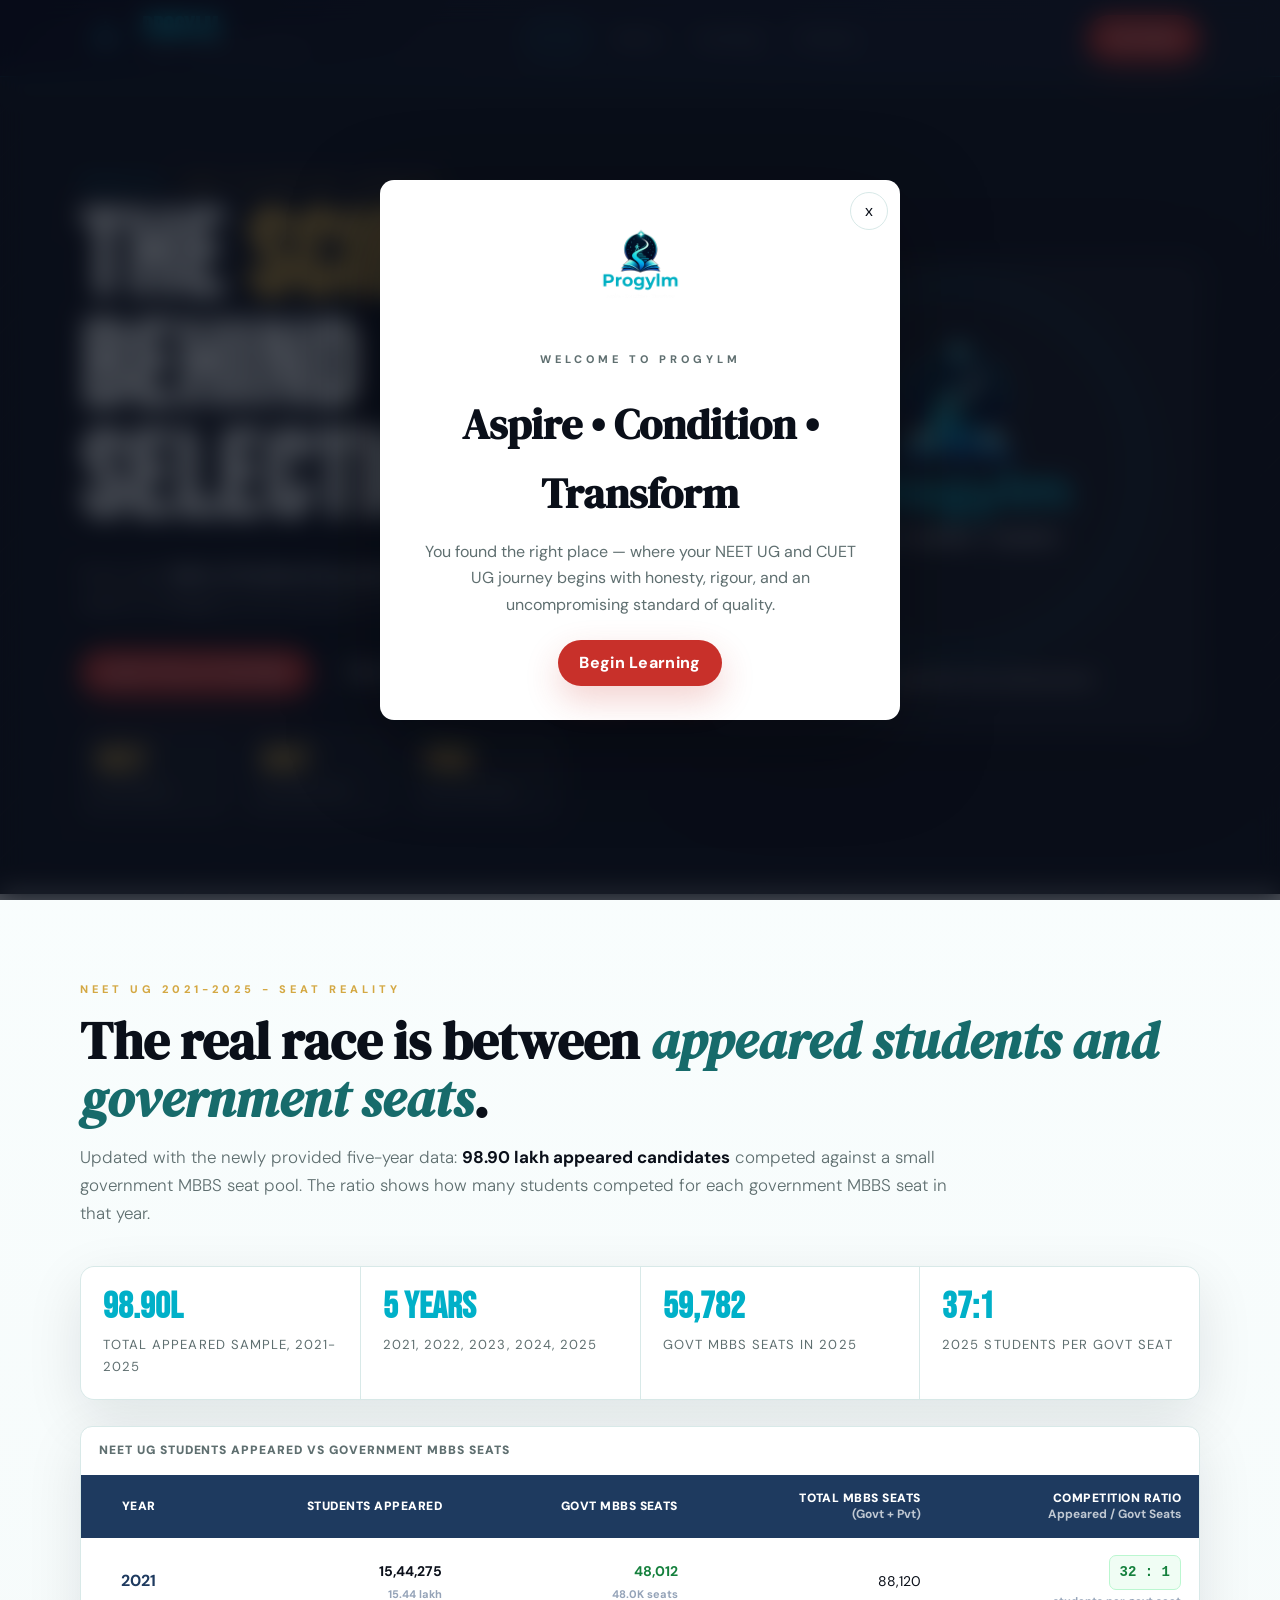
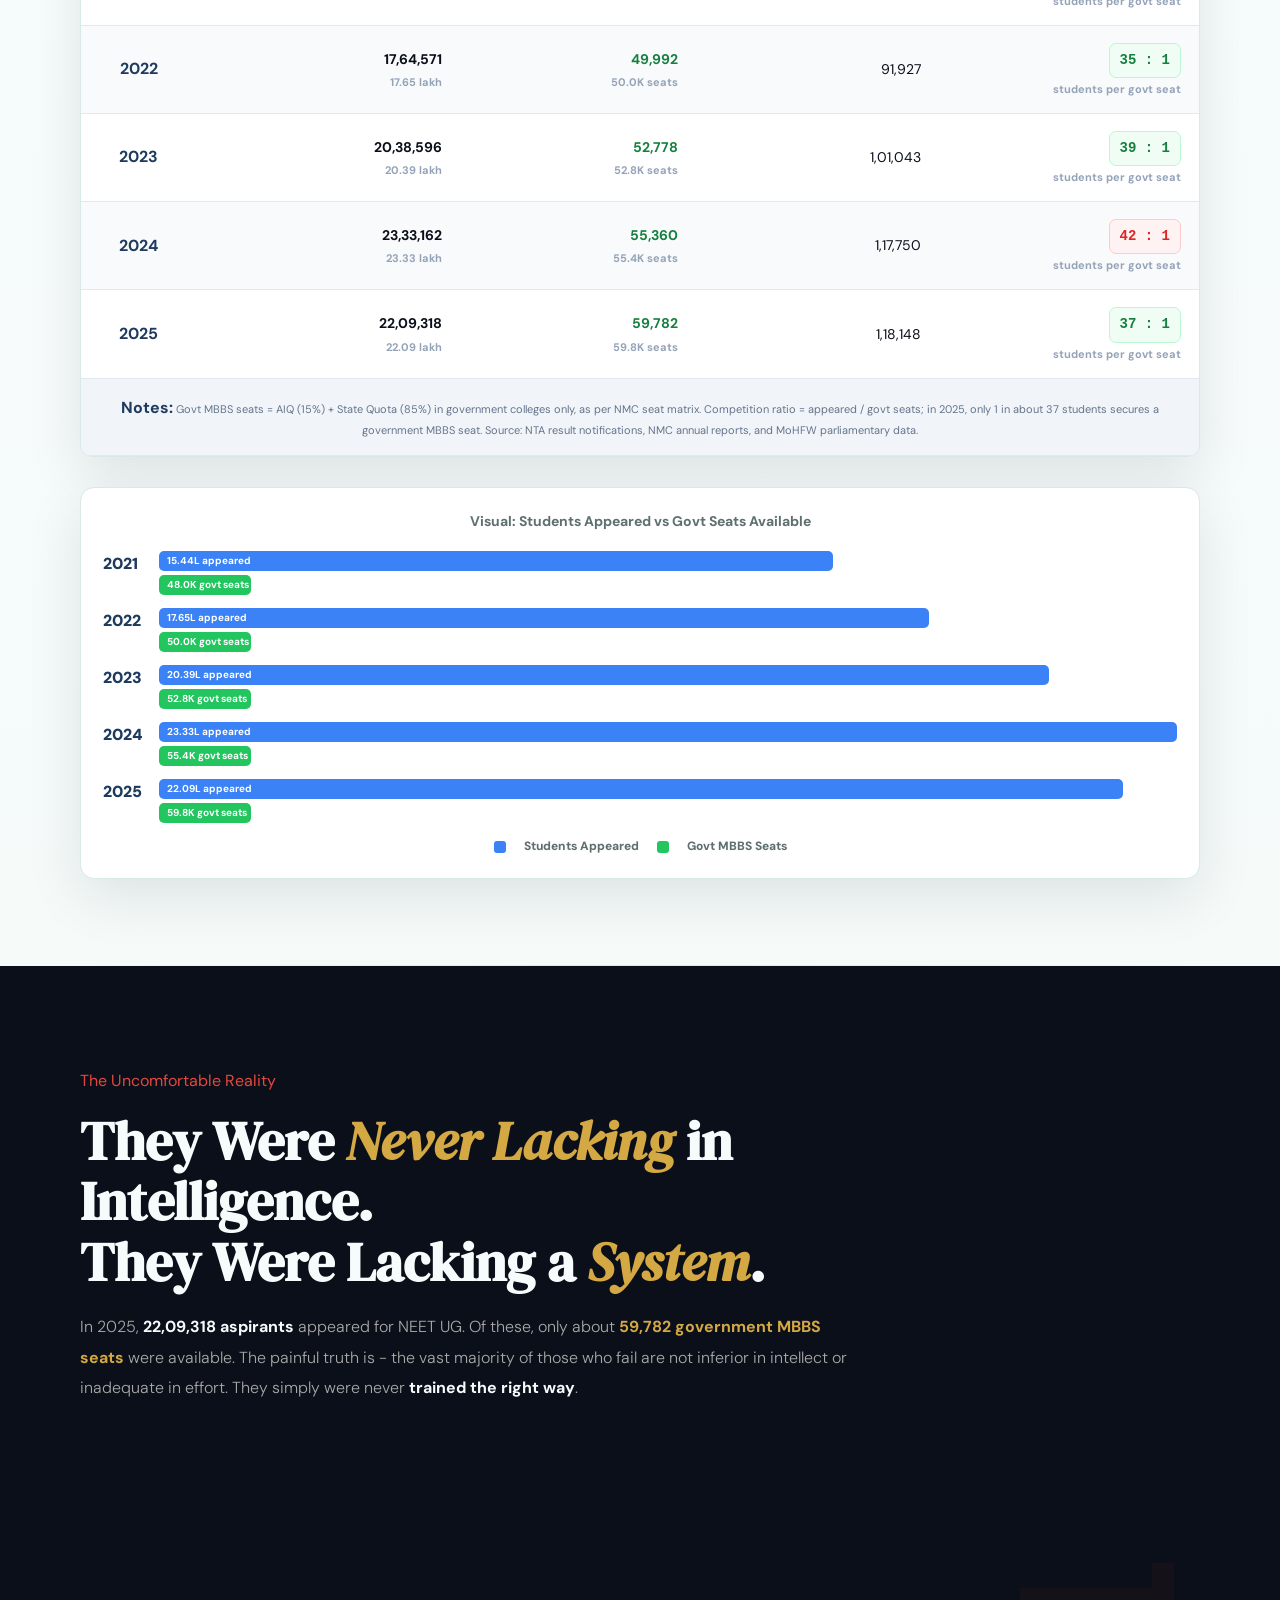
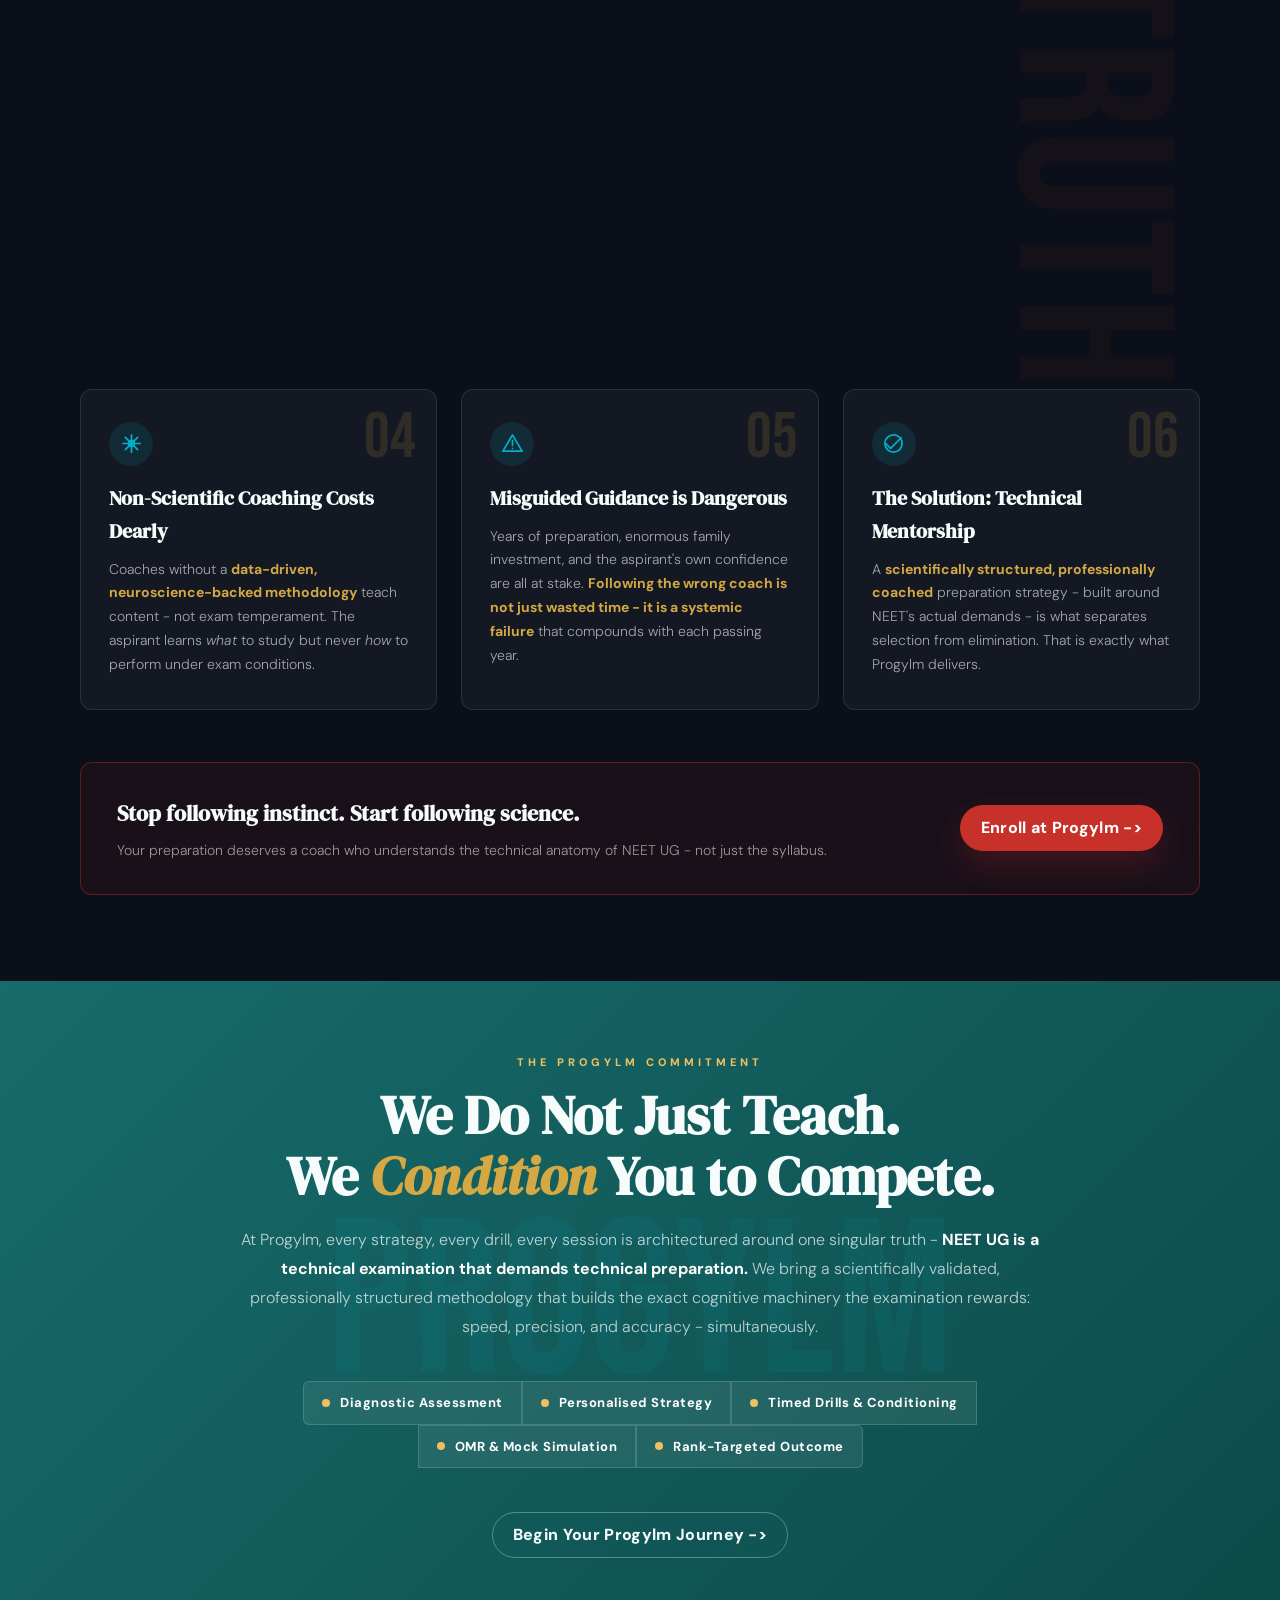
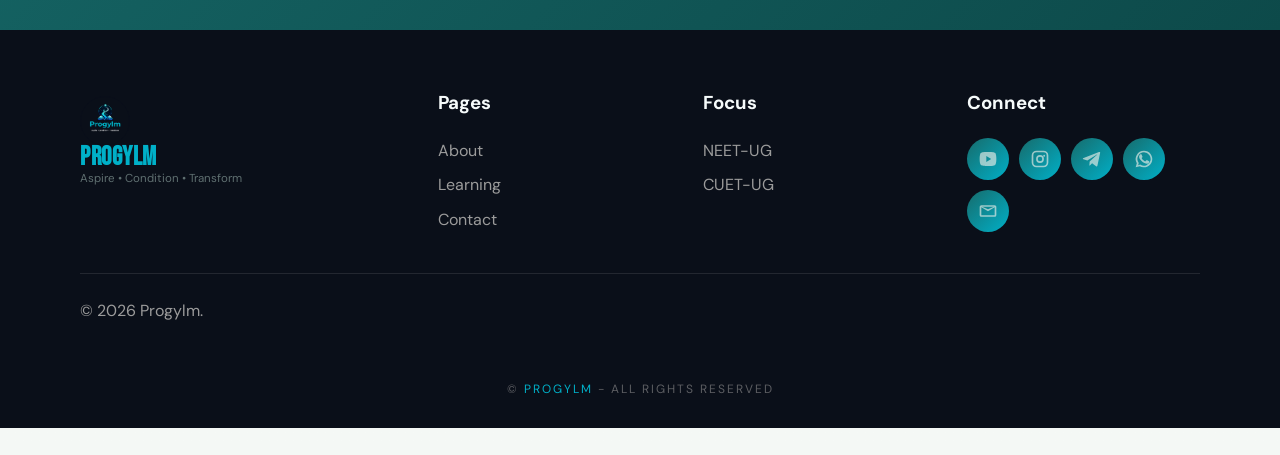
<file: index.html>
﻿<!DOCTYPE html>
<html lang="en">
<head>
  <meta charset="UTF-8">
  <meta name="viewport" content="width=device-width, initial-scale=1.0">
  <meta name="description" content="Progylm is a NEET-UG and CUET-UG oriented Biology and Physics learning brand built on technical preparation, trust, and student-first mentorship.">
  <meta name="keywords" content="Progylm, NEET-UG, CUET-UG, Biology, Physics, technical mentorship, YouTube learning">
  <meta name="author" content="Progylm">
  <meta property="og:title" content="Progylm - The Science Behind Selection">
  <meta property="og:description" content="Aspire • Condition • Transform.">
  <meta property="og:image" content="assets/images/PROGYLM.PNG">
  <meta property="og:type" content="website">
  <meta name="theme-color" content="#0a0f19">
  <title>Progylm | The Science Behind Selection</title>
  <link rel="icon" type="image/png" href="assets/icons/favicon.PNG">
  <link rel="preconnect" href="https://fonts.googleapis.com">
  <link rel="preconnect" href="https://fonts.gstatic.com" crossorigin>
  <link href="https://fonts.googleapis.com/css2?family=Bebas+Neue&family=DM+Sans:ital,opsz,wght@0,9..40,300;0,9..40,400;0,9..40,600;0,9..40,700;1,9..40,300&family=DM+Serif+Display:ital@0;1&display=swap" rel="stylesheet">
  <link rel="stylesheet" href="style.css">
</head>
<body>
  <div class="loader" aria-label="Loading Progylm"><img src="assets/images/PROGYLM.PNG" alt="Progylm logo"></div>

  <div class="welcome" data-welcome aria-hidden="true">
    <div class="welcome-card">
      <button class="welcome-close" type="button" aria-label="Close welcome message" data-welcome-close>x</button>
      <img src="assets/images/PROGYLM.PNG" alt="Progylm logo">
      <p class="eyebrow">Welcome to Progylm</p>
      <h2>Aspire • Condition • Transform</h2>
      <p>You found the right place — where your NEET UG and CUET UG journey begins with honesty, rigour, and an uncompromising standard of quality. </p>
      <button class="btn-primary" type="button" data-welcome-start>Begin Learning</button>
    </div>
  </div>

  <header class="site-header">
    <nav class="navbar container" aria-label="Primary navigation">
      <a class="brand protected-brand" href="index.html" aria-label="Progylm home">
        <img class="brand-logo" src="assets/images/PROGYLM.PNG" alt="Progylm logo" draggable="false">
        <span><strong>Progylm</strong><small>Aspire • Condition • Transform</small></span>
      </a>
      <button class="nav-toggle" type="button" aria-label="Open navigation" aria-expanded="false" data-nav-toggle><span></span><span></span><span></span></button>
      <div class="nav-menu" data-nav-menu>
        <a class="nav-link active" href="index.html">Home</a>
        <a class="nav-link" href="about.html">About</a>
        <a class="nav-link" href="notes.html">Learning</a>
        <a class="nav-link" href="contact.html">Contact</a>
      </div>
      <div class="nav-actions"><a class="btn-primary" href="https://www.youtube.com/@ProgylmNEET" target="_blank" rel="noopener">YouTube</a></div>
    </nav>
  </header>

  <main>
    <section class="hero-strip">
      <div class="container hero-grid">
        <div class="reveal">
          <p class="hero-label"><span class="brand-word">Progylm</span> - NEET UG Mastery Program</p>
          <h1 class="hero-title">The <span>Science</span><br>Behind<br>Selection</h1>
          <p class="hero-sub">Every year, <strong>lakhs of hardworking aspirants</strong> fall short - not because of a lack of intelligence, but because of a lack of <strong>the right system</strong>.</p>
          <div class="hero-actions">
            <a class="btn-primary" href="https://www.youtube.com/@ProgylmNEET" target="_blank" rel="noopener">Learn Free on YouTube</a>
            <a class="btn-outline" href="notes.html">View Learning Method</a>
          </div>
          <div class="hero-proof">
            <div class="proof-item"><strong>NEET</strong><span>UG focus</span></div>
            <div class="proof-item"><strong>CUET</strong><span>UG support</span></div>
            <div class="proof-item"><strong>Free</strong><span>On YouTube</span></div>
          </div>
        </div>
        <div class="hero-logo-card reveal">
          <img src="assets/images/PROGYLM.PNG" alt="Progylm brand logo" draggable="false">
          <p class="logo-caption">We shape aspiration into achievement.</p>
        </div>
      </div>
    </section>

    <section class="section marks-section neet-seats-section">
      <div class="container">
        <div class="section-head reveal">
          <p class="section-eyebrow">NEET UG 2021-2025 - Seat Reality</p>
          <h2 class="section-title">The real race is between <em>appeared students and government seats</em>.</h2>
          <p class="section-lead">Updated with the newly provided five-year data: <strong>98.90 lakh appeared candidates</strong> competed against a small government MBBS seat pool. The ratio shows how many students competed for each government MBBS seat in that year.</p>
        </div>

        <div class="neet-sample-grid reveal" aria-label="NEET UG sample size summary">
          <div><strong>98.90L</strong><span>Total appeared sample, 2021-2025</span></div>
          <div><strong>5 Years</strong><span>2021, 2022, 2023, 2024, 2025</span></div>
          <div><strong>59,782</strong><span>Govt MBBS seats in 2025</span></div>
          <div><strong>37:1</strong><span>2025 students per govt seat</span></div>
        </div>

        <div class="slab-wrapper neet-table-wrap reveal">
          <table class="neet-seats-table">
            <caption>NEET UG students appeared vs government MBBS seats</caption>
            <thead>
              <tr>
                <th scope="col">Year</th>
                <th scope="col">Students Appeared</th>
                <th scope="col">Govt MBBS Seats</th>
                <th scope="col">Total MBBS Seats<br><span>(Govt + Pvt)</span></th>
                <th scope="col">Competition Ratio<br><span>Appeared / Govt Seats</span></th>
              </tr>
            </thead>
            <tbody>
              <tr>
                <td><strong>2021</strong></td>
                <td><strong>15,44,275</strong><span>15.44 lakh</span></td>
                <td><strong class="seat-count">48,012</strong><span>48.0K seats</span></td>
                <td>88,120</td>
                <td><span class="ratio-badge">32 : 1</span><small>students per govt seat</small></td>
              </tr>
              <tr>
                <td><strong>2022</strong></td>
                <td><strong>17,64,571</strong><span>17.65 lakh</span></td>
                <td><strong class="seat-count">49,992</strong><span>50.0K seats</span></td>
                <td>91,927</td>
                <td><span class="ratio-badge">35 : 1</span><small>students per govt seat</small></td>
              </tr>
              <tr>
                <td><strong>2023</strong></td>
                <td><strong>20,38,596</strong><span>20.39 lakh</span></td>
                <td><strong class="seat-count">52,778</strong><span>52.8K seats</span></td>
                <td>1,01,043</td>
                <td><span class="ratio-badge">39 : 1</span><small>students per govt seat</small></td>
              </tr>
              <tr>
                <td><strong>2024</strong></td>
                <td><strong>23,33,162</strong><span>23.33 lakh</span></td>
                <td><strong class="seat-count">55,360</strong><span>55.4K seats</span></td>
                <td>1,17,750</td>
                <td><span class="ratio-badge is-high">42 : 1</span><small>students per govt seat</small></td>
              </tr>
              <tr>
                <td><strong>2025</strong></td>
                <td><strong>22,09,318</strong><span>22.09 lakh</span></td>
                <td><strong class="seat-count">59,782</strong><span>59.8K seats</span></td>
                <td>1,18,148</td>
                <td><span class="ratio-badge">37 : 1</span><small>students per govt seat</small></td>
              </tr>
            </tbody>
            <tfoot>
              <tr>
                <td colspan="5"><strong>Notes:</strong> Govt MBBS seats = AIQ (15%) + State Quota (85%) in government colleges only, as per NMC seat matrix. Competition ratio = appeared / govt seats; in 2025, only 1 in about 37 students secures a government MBBS seat. Source: NTA result notifications, NMC annual reports, and MoHFW parliamentary data.</td>
              </tr>
            </tfoot>
          </table>
        </div>

        <div class="seat-bars reveal" aria-label="Students appeared vs government seats visual summary">
          <h3>Visual: Students Appeared vs Govt Seats Available</h3>
          <div class="seat-bar-row"><span>2021</span><div><b class="appeared-bar" style="--w:66.2%">15.44L appeared</b><b class="govt-bar" style="--w:2.1%">48.0K govt seats</b></div></div>
          <div class="seat-bar-row"><span>2022</span><div><b class="appeared-bar" style="--w:75.6%">17.65L appeared</b><b class="govt-bar" style="--w:2.1%">50.0K govt seats</b></div></div>
          <div class="seat-bar-row"><span>2023</span><div><b class="appeared-bar" style="--w:87.4%">20.39L appeared</b><b class="govt-bar" style="--w:2.3%">52.8K govt seats</b></div></div>
          <div class="seat-bar-row"><span>2024</span><div><b class="appeared-bar" style="--w:100%">23.33L appeared</b><b class="govt-bar" style="--w:2.4%">55.4K govt seats</b></div></div>
          <div class="seat-bar-row"><span>2025</span><div><b class="appeared-bar" style="--w:94.7%">22.09L appeared</b><b class="govt-bar" style="--w:2.6%">59.8K govt seats</b></div></div>
          <p><span class="legend-blue"></span>Students Appeared <span class="legend-green"></span>Govt MBBS Seats</p>
        </div>
      </div>
    </section>

    <div class="divider"></div>

    <section class="truth-band">
      <div class="container truth-inner">
        <p class="truth-eyebrow">The Uncomfortable Reality</p>
        <h2 class="truth-title">They Were <em>Never Lacking</em> in Intelligence.<br>They Were Lacking a <em>System</em>.</h2>
        <p class="truth-copy">In 2025, <strong>22,09,318 aspirants</strong> appeared for NEET UG. Of these, only about <strong>59,782 government MBBS seats</strong> were available. The painful truth is - the vast majority of those who fail are not inferior in intellect or inadequate in effort. They simply were never <strong>trained the right way</strong>.</p>

        <div class="stat-highlight reveal">
          <div class="stat-cell"><div class="stat-num">22.09L</div><div class="stat-label">Appeared Candidates (2025)</div></div>
          <div class="stat-cell"><div class="stat-num">59.8K</div><div class="stat-label">Govt. MBBS Seats Available</div></div>
          <div class="stat-cell"><div class="stat-num">97%+</div><div class="stat-label">Do Not Get a Govt. MBBS Seat</div></div>
          <div class="stat-cell"><div class="stat-num">&lt;4%</div><div class="stat-label">Scientifically Prepared Aspirants</div></div>
        </div>

        <div class="truth-grid">
          <article class="truth-card reveal"><div class="truth-card-num">01</div><div class="truth-card-icon" aria-hidden="true"><svg class="mini-icon" viewBox="0 0 24 24"><path d="M9 18h6M10 22h4M8.2 14.8a6 6 0 1 1 7.6 0c-.8.6-1.3 1.5-1.5 2.2H9.7c-.2-.8-.7-1.6-1.5-2.2Z"></path></svg></div><h3>Not a Problem of Intelligence</h3><p>The student who fails at 480 marks and the one who scores 650 likely have <strong>comparable raw intelligence</strong>. The difference lies entirely in how they approached the exam - methodically or instinctively.</p></article>
          <article class="truth-card reveal"><div class="truth-card-num">02</div><div class="truth-card-icon" aria-hidden="true"><svg class="mini-icon" viewBox="0 0 24 24"><path d="M6 7v10M18 7v10M3 10v4M21 10v4M6 12h12"></path></svg></div><h3>Not a Problem of Hard Work</h3><p>Most NEET aspirants study <strong>10-14 hours a day</strong>. Effort is rarely the bottleneck. Working hard in the wrong direction only deepens exhaustion - not rank improvement.</p></article>
          <article class="truth-card reveal"><div class="truth-card-num">03</div><div class="truth-card-icon" aria-hidden="true"><svg class="mini-icon" viewBox="0 0 24 24"><path d="M12 7v5l3 2M9 2h6M12 22a8 8 0 1 0 0-16 8 8 0 0 0 0 16Z"></path></svg></div><h3>A Problem of Conditioning</h3><p>NEET UG is a <strong>technical, time-bound examination</strong>. It demands conditioning of the mind to perform under pressure, at speed, with precision - skills no rote-learning coach can build.</p></article>
          <article class="truth-card reveal"><div class="truth-card-num">04</div><div class="truth-card-icon" aria-hidden="true"><svg class="mini-icon" viewBox="0 0 24 24"><path d="M12 3v18M3 12h18M5.6 5.6l12.8 12.8M18.4 5.6 5.6 18.4"></path><circle cx="12" cy="12" r="3"></circle></svg></div><h3>Non-Scientific Coaching Costs Dearly</h3><p>Coaches without a <strong>data-driven, neuroscience-backed methodology</strong> teach content - not exam temperament. The aspirant learns <em>what</em> to study but never <em>how</em> to perform under exam conditions.</p></article>
          <article class="truth-card reveal"><div class="truth-card-num">05</div><div class="truth-card-icon" aria-hidden="true"><svg class="mini-icon" viewBox="0 0 24 24"><path d="M12 3 22 20H2L12 3Z"></path><path d="M12 9v5M12 17h.01"></path></svg></div><h3>Misguided Guidance is Dangerous</h3><p>Years of preparation, enormous family investment, and the aspirant's own confidence are all at stake. <strong>Following the wrong coach is not just wasted time - it is a systemic failure</strong> that compounds with each passing year.</p></article>
          <article class="truth-card reveal"><div class="truth-card-num">06</div><div class="truth-card-icon" aria-hidden="true"><svg class="mini-icon" viewBox="0 0 24 24"><path d="M20 6 9 17l-5-5"></path><circle cx="12" cy="12" r="9"></circle></svg></div><h3>The Solution: Technical Mentorship</h3><p>A <strong>scientifically structured, professionally coached</strong> preparation strategy - built around NEET's actual demands - is what separates selection from elimination. That is exactly what Progylm delivers.</p></article>
        </div>

        <div class="cta-strip reveal">
          <div class="cta-strip-text">
            <h3>Stop following instinct. Start following science.</h3>
            <p>Your preparation deserves a coach who understands the technical anatomy of NEET UG - not just the syllabus.</p>
          </div>
          <a class="btn-primary" href="https://www.youtube.com/@ProgylmNEET" target="_blank" rel="noopener">Enroll at Progylm -></a>
        </div>
      </div>
    </section>

    <section class="promise-band">
      <div class="container promise-inner">
        <p class="section-eyebrow">The Progylm Commitment</p>
        <h2 class="promise-title">We Do Not Just Teach.<br>We <em>Condition</em> You to Compete.</h2>
        <p class="promise-body">At Progylm, every strategy, every drill, every session is architectured around one singular truth - <strong>NEET UG is a technical examination that demands technical preparation.</strong> We bring a scientifically validated, professionally structured methodology that builds the exact cognitive machinery the examination rewards: speed, precision, and accuracy - simultaneously.</p>
        <div class="promise-steps">
          <div class="p-step"><span class="p-step-dot"></span>Diagnostic Assessment</div>
          <div class="p-step"><span class="p-step-dot"></span>Personalised Strategy</div>
          <div class="p-step"><span class="p-step-dot"></span>Timed Drills & Conditioning</div>
          <div class="p-step"><span class="p-step-dot"></span>OMR & Mock Simulation</div>
          <div class="p-step"><span class="p-step-dot"></span>Rank-Targeted Outcome</div>
        </div>
        <a class="btn-outline" href="https://www.youtube.com/@ProgylmNEET" target="_blank" rel="noopener">Begin Your Progylm Journey -></a>
      </div>
    </section>
  </main>

  <footer class="site-footer">
    <div class="container footer-grid">
      <div><a class="brand protected-brand" href="index.html"><img class="brand-logo" src="assets/images/PROGYLM.PNG" alt="Progylm logo" draggable="false"><span><strong>Progylm</strong><small>Aspire • Condition • Transform</small></span></a></div>
      <div><h3>Pages</h3><a href="about.html">About</a><a href="notes.html">Learning</a><a href="contact.html">Contact</a></div>
      <div><h3>Focus</h3><a href="notes.html">NEET-UG</a><a href="notes.html">CUET-UG</a></div>
      <div><h3>Connect</h3><div class="social-links"><a href="https://www.youtube.com/@ProgylmNEET" target="_blank" rel="noopener" aria-label="YouTube"><svg class="social-icon" viewBox="0 0 24 24" aria-hidden="true"><path d="M21.6 7.2s-.2-1.7-.9-2.4c-.9-.9-1.9-.9-2.4-1C15 3.5 12 3.5 12 3.5s-3 0-6.3.3c-.5.1-1.5.1-2.4 1-.7.7-.9 2.4-.9 2.4S2 9.1 2 11v1.8c0 1.9.4 3.8.4 3.8s.2 1.7.9 2.4c.9.9 2.1.9 2.6 1 1.9.2 6.1.3 6.1.3s3 0 6.3-.3c.5-.1 1.5-.1 2.4-1 .7-.7.9-2.4.9-2.4s.4-1.9.4-3.8V11c0-1.9-.4-3.8-.4-3.8ZM10 15.5v-7l5.8 3.5L10 15.5Z"></path></svg></a><a href="https://www.instagram.com/progylm/" target="_blank" rel="noopener" aria-label="Instagram"><svg class="social-icon" viewBox="0 0 24 24" aria-hidden="true"><path d="M7.8 2h8.4A5.8 5.8 0 0 1 22 7.8v8.4a5.8 5.8 0 0 1-5.8 5.8H7.8A5.8 5.8 0 0 1 2 16.2V7.8A5.8 5.8 0 0 1 7.8 2Zm0 2A3.8 3.8 0 0 0 4 7.8v8.4A3.8 3.8 0 0 0 7.8 20h8.4a3.8 3.8 0 0 0 3.8-3.8V7.8A3.8 3.8 0 0 0 16.2 4H7.8Zm4.2 3.3a4.7 4.7 0 1 1 0 9.4 4.7 4.7 0 0 1 0-9.4Zm0 2a2.7 2.7 0 1 0 0 5.4 2.7 2.7 0 0 0 0-5.4Zm5-2.3a1.1 1.1 0 1 1 0 2.2 1.1 1.1 0 0 1 0-2.2Z"></path></svg></a><a href="https://t.me/progylmNEET" target="_blank" rel="noopener" aria-label="Telegram"><svg class="social-icon" viewBox="0 0 24 24" aria-hidden="true"><path d="M21.8 4.4 18.5 20c-.2 1-.8 1.2-1.6.7l-4.8-3.5-2.3 2.2c-.3.3-.5.5-1 .5l.4-4.9 8.9-8c.4-.4-.1-.6-.6-.2L6.4 13.7 1.7 12.2c-1-.3-1-1 .2-1.5L20.4 3.6c.8-.3 1.6.2 1.4.8Z"></path></svg></a><a href="https://api.whatsapp.com/send?phone=917070131236&amp;text=Hello%20Progylm%20Team.%0A" target="_blank" rel="noopener" aria-label="WhatsApp"><svg class="social-icon" viewBox="0 0 24 24" aria-hidden="true"><path d="M17.5 14.4c-.3-.1-1.8-.9-2-.9-.3-.1-.5-.1-.7.1-.2.3-.8.9-.9 1.1-.2.2-.3.2-.6.1-.3-.1-1.2-.5-2.4-1.5-.9-.8-1.5-1.8-1.6-2.1-.2-.3 0-.5.1-.6.1-.1.3-.3.4-.5.1-.2.2-.3.3-.5.1-.2.1-.4 0-.5 0-.1-.7-1.6-.9-2.2-.2-.6-.5-.5-.7-.5h-.6c-.2 0-.5.1-.8.4-.3.3-1 1-1 2.5s1.1 2.9 1.2 3.1c.1.2 2.1 3.2 5.1 4.5.7.3 1.3.5 1.7.6.7.2 1.4.2 1.9.1.6-.1 1.8-.7 2-1.4.2-.7.2-1.3.2-1.4-.1-.1-.3-.2-.6-.4ZM12 2a10 10 0 0 0-8.6 15.1L2 22l5-1.3A10 10 0 1 0 12 2Zm0 2a8 8 0 1 1-4.1 14.9l-.3-.2-2.6.7.7-2.5-.2-.4A8 8 0 0 1 12 4Z"></path></svg></a><a href="mailto:progylmed@gmail.com" aria-label="Email"><svg class="social-icon" viewBox="0 0 24 24" aria-hidden="true"><path d="M4 5h16a2 2 0 0 1 2 2v10a2 2 0 0 1-2 2H4a2 2 0 0 1-2-2V7a2 2 0 0 1 2-2Zm8 7.2L4 7.6V17h16V7.6l-8 4.6Zm0-2.3L19.2 7H4.8L12 9.9Z"></path></svg></a></div></div>
    </div>
    <div class="container footer-bottom"><span>© 2026 Progylm.</span></div>
  </footer>
  <div class="footer-tag">© <span>Progylm</span> - All Rights Reserved</div>
  <script src="script.js"></script>̥
</body>
</html>
</file>
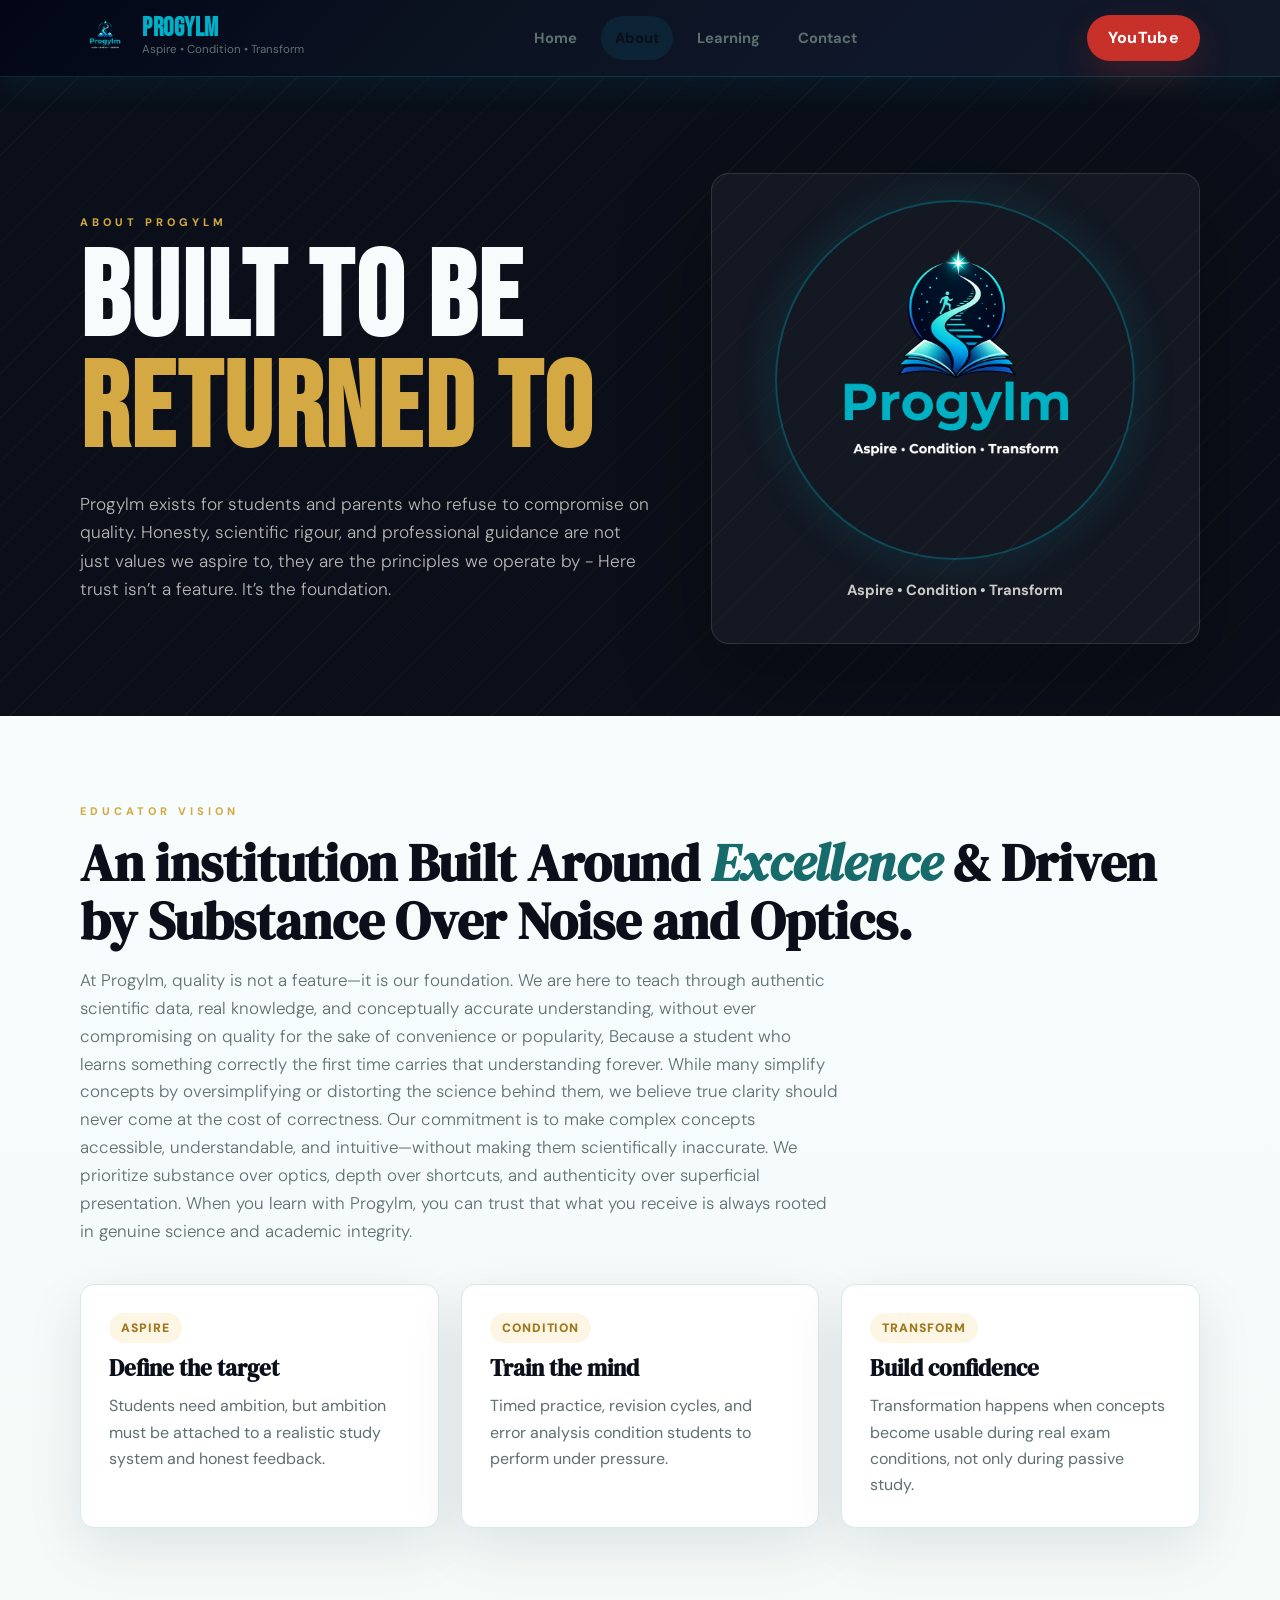
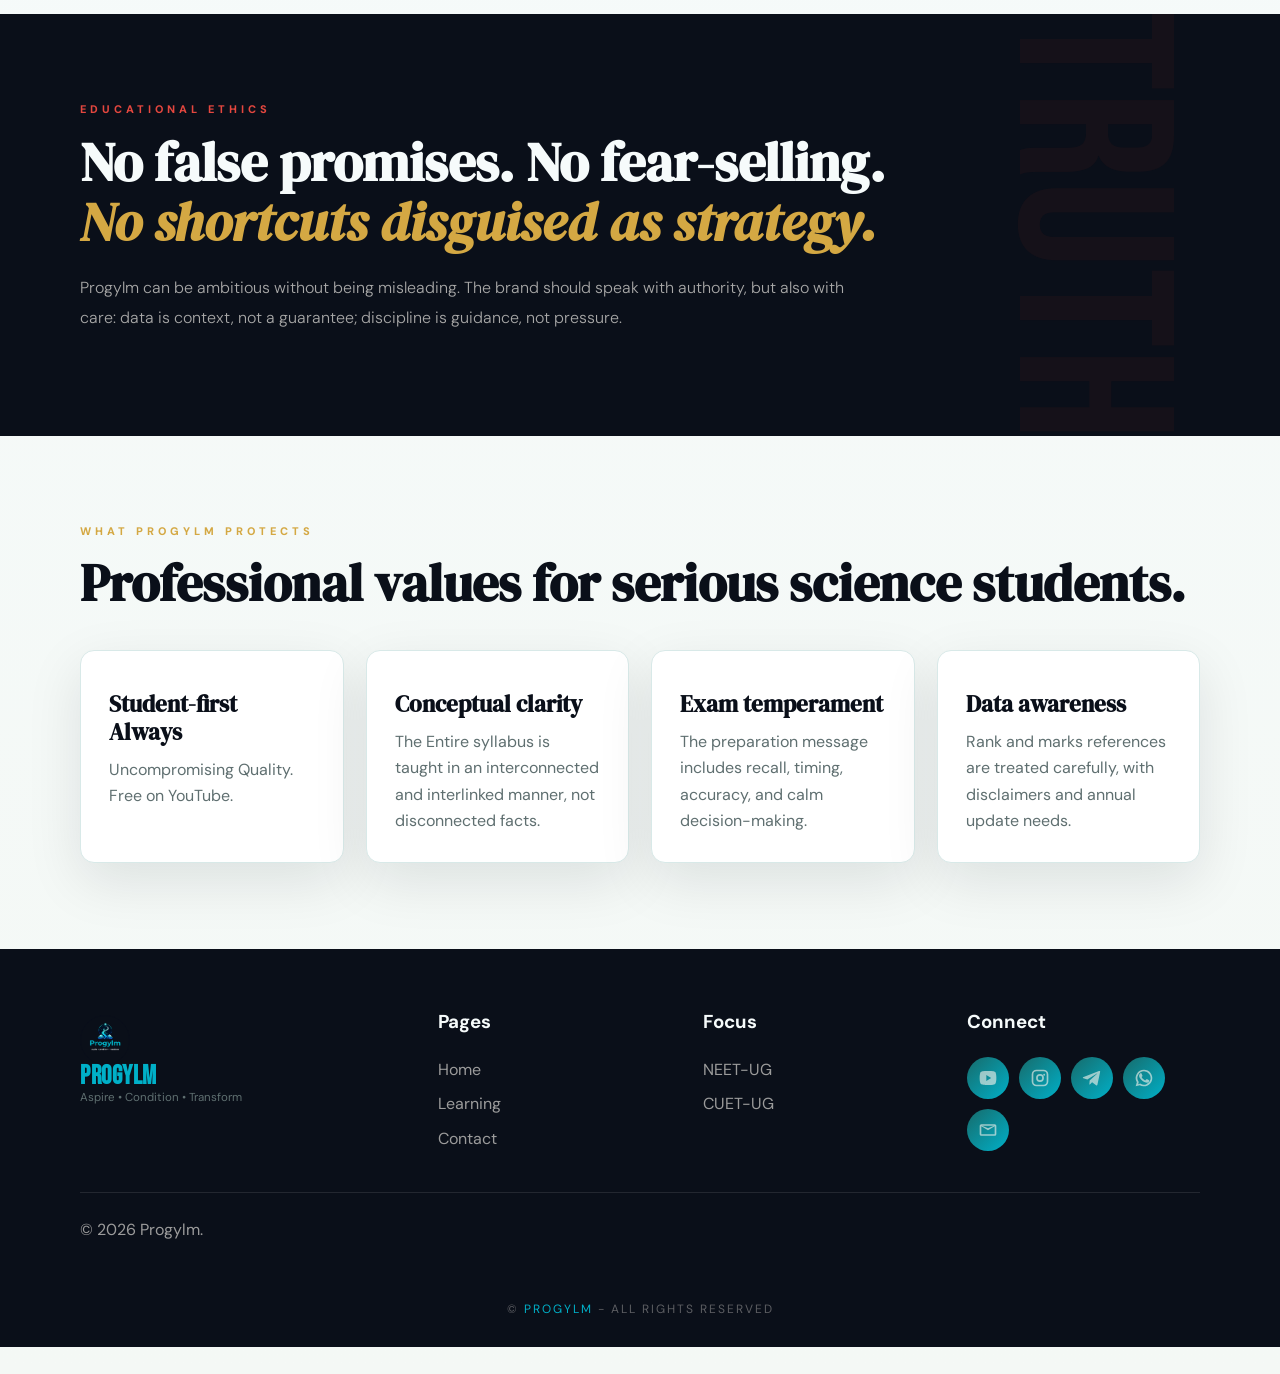
<file: about.html>
﻿<!DOCTYPE html>
<html lang="en">
<head>
  <meta charset="UTF-8">
  <meta name="viewport" content="width=device-width, initial-scale=1.0">
  <meta name="description" content="About Progylm: a trustworthy NEET-UG and CUET-UG Biology and Physics mentorship brand focused on technical preparation and student-first ethics.">
  <meta name="keywords" content="About Progylm, NEET-UG mentorship, CUET-UG science, Biology Physics educator">
  <meta name="author" content="Progylm">
  <meta name="theme-color" content="#0a0f19">
  <title>About Progylm | Technical Science Mentorship</title>
  <link rel="icon" type="image/png" href="assets/icons/favicon.PNG">
  <link rel="preconnect" href="https://fonts.googleapis.com">
  <link rel="preconnect" href="https://fonts.gstatic.com" crossorigin>
  <link href="https://fonts.googleapis.com/css2?family=Bebas+Neue&family=DM+Sans:ital,opsz,wght@0,9..40,300;0,9..40,400;0,9..40,600;0,9..40,700;1,9..40,300&family=DM+Serif+Display:ital@0;1&display=swap" rel="stylesheet">
  <link rel="stylesheet" href="style.css">
</head>
<body>
  <div class="loader" aria-label="Loading Progylm"><img src="assets/images/PROGYLM.PNG" alt="Progylm logo"></div>
  <header class="site-header"><nav class="navbar container" aria-label="Primary navigation"><a class="brand" href="index.html"><img class="brand-logo" src="assets/images/PROGYLM.PNG" alt="Progylm logo"><span><strong>Progylm</strong><small>Aspire • Condition • Transform</small></span></a><button class="nav-toggle" type="button" aria-label="Open navigation" aria-expanded="false" data-nav-toggle><span></span><span></span><span></span></button><div class="nav-menu" data-nav-menu><a class="nav-link" href="index.html">Home</a><a class="nav-link active" href="about.html">About</a><a class="nav-link" href="notes.html">Learning</a><a class="nav-link" href="contact.html">Contact</a></div><div class="nav-actions"><a class="btn-primary" href="https://www.youtube.com/@ProgylmNEET" target="_blank" rel="noopener">YouTube</a></div></nav></header>

  <main>
    <section class="hero-strip">
      <div class="container hero-grid">
        <div class="reveal">
          <p class="hero-label">About Progylm</p>
          <h1 class="hero-title">Built to be<br><span>Returned to</h1>
          <p class="hero-sub">Progylm exists for students and parents who refuse to compromise on quality. Honesty, scientific rigour, and professional guidance are not just values we aspire to, they are the principles we operate by - Here trust isn’t a feature. It’s the foundation.</p>
        </div>
        <div class="hero-logo-card reveal"><img src="assets/images/PROGYLM.PNG" alt="Progylm logo"><p class="logo-caption">Aspire • Condition • Transform</p></div>
      </div>
    </section>

    <section class="section">
      <div class="container">
        <div class="section-head reveal"><p class="section-eyebrow">Educator vision</p><h2 class="section-title">An institution Built Around <em>Excellence</em> & Driven by Substance Over Noise and Optics.</h2><p class="section-lead">At Progylm, quality is not a feature—it is our foundation. We are here to teach through authentic scientific data, real knowledge, and conceptually accurate understanding, without ever compromising on quality for the sake of convenience or popularity, Because a student who learns something correctly the first time carries that understanding forever. While many simplify concepts by oversimplifying or distorting the science behind them, we believe true clarity should never come at the cost of correctness. Our commitment is to make complex concepts accessible, understandable, and intuitive—without making them scientifically inaccurate. We prioritize substance over optics, depth over shortcuts, and authenticity over superficial presentation. When you learn with Progylm, you can trust that what you receive is always rooted in genuine science and academic integrity.</p></div>
        <div class="card-grid three">
          <article class="card reveal"><span class="card-label">Aspire</span><h3>Define the target</h3><p>Students need ambition, but ambition must be attached to a realistic study system and honest feedback.</p></article>
          <article class="card reveal"><span class="card-label">Condition</span><h3>Train the mind</h3><p>Timed practice, revision cycles, and error analysis condition students to perform under pressure.</p></article>
          <article class="card reveal"><span class="card-label">Transform</span><h3>Build confidence</h3><p>Transformation happens when concepts become usable during real exam conditions, not only during passive study.</p></article>
        </div>
      </div>
    </section>

    <section class="truth-band"><div class="container truth-inner"><p class="section-eyebrow truth-eyebrow">Educational ethics</p><h2 class="truth-title">No false promises. No fear-selling. <em>No shortcuts disguised as strategy.</em></h2><p class="truth-copy">Progylm can be ambitious without being misleading. The brand should speak with authority, but also with care: data is context, not a guarantee; discipline is guidance, not pressure.</p></div></section>

    <section class="section">
      <div class="container">
        <div class="section-head reveal"><p class="section-eyebrow">What Progylm protects</p><h2 class="section-title">Professional values for serious science students.</h2></div>
        <div class="card-grid four">
          <article class="method-card reveal"><h3>Student-first Always</h3><p>Uncompromising Quality. Free on YouTube.</p></article>
          <article class="method-card reveal"><h3>Conceptual clarity</h3><p>The Entire syllabus is taught in an interconnected and interlinked manner, not disconnected facts.</p></article>
          <article class="method-card reveal"><h3>Exam temperament</h3><p>The preparation message includes recall, timing, accuracy, and calm decision-making.</p></article>
          <article class="method-card reveal"><h3>Data awareness</h3><p>Rank and marks references are treated carefully, with disclaimers and annual update needs.</p></article>
        </div>
      </div>
    </section>
  </main>

  <footer class="site-footer">
    <div class="container footer-grid">
      <div><a class="brand protected-brand" href="index.html"><img class="brand-logo" src="assets/images/PROGYLM.PNG" alt="Progylm logo" draggable="false"><span><strong>Progylm</strong><small>Aspire • Condition • Transform</small></span></a></div>
      <div><h3>Pages</h3><a href="index.html">Home</a><a href="notes.html">Learning</a><a href="contact.html">Contact</a></div>
      <div><h3>Focus</h3><a href="notes.html">NEET-UG</a><a href="notes.html">CUET-UG</a></div>
      <div><h3>Connect</h3><div class="social-links"><a href="https://www.youtube.com/@ProgylmNEET" target="_blank" rel="noopener" aria-label="YouTube"><svg class="social-icon" viewBox="0 0 24 24" aria-hidden="true"><path d="M21.6 7.2s-.2-1.7-.9-2.4c-.9-.9-1.9-.9-2.4-1C15 3.5 12 3.5 12 3.5s-3 0-6.3.3c-.5.1-1.5.1-2.4 1-.7.7-.9 2.4-.9 2.4S2 9.1 2 11v1.8c0 1.9.4 3.8.4 3.8s.2 1.7.9 2.4c.9.9 2.1.9 2.6 1 1.9.2 6.1.3 6.1.3s3 0 6.3-.3c.5-.1 1.5-.1 2.4-1 .7-.7.9-2.4.9-2.4s.4-1.9.4-3.8V11c0-1.9-.4-3.8-.4-3.8ZM10 15.5v-7l5.8 3.5L10 15.5Z"></path></svg></a><a href="https://www.instagram.com/progylm/" target="_blank" rel="noopener" aria-label="Instagram"><svg class="social-icon" viewBox="0 0 24 24" aria-hidden="true"><path d="M7.8 2h8.4A5.8 5.8 0 0 1 22 7.8v8.4a5.8 5.8 0 0 1-5.8 5.8H7.8A5.8 5.8 0 0 1 2 16.2V7.8A5.8 5.8 0 0 1 7.8 2Zm0 2A3.8 3.8 0 0 0 4 7.8v8.4A3.8 3.8 0 0 0 7.8 20h8.4a3.8 3.8 0 0 0 3.8-3.8V7.8A3.8 3.8 0 0 0 16.2 4H7.8Zm4.2 3.3a4.7 4.7 0 1 1 0 9.4 4.7 4.7 0 0 1 0-9.4Zm0 2a2.7 2.7 0 1 0 0 5.4 2.7 2.7 0 0 0 0-5.4Zm5-2.3a1.1 1.1 0 1 1 0 2.2 1.1 1.1 0 0 1 0-2.2Z"></path></svg></a><a href="https://t.me/progylmNEET" target="_blank" rel="noopener" aria-label="Telegram"><svg class="social-icon" viewBox="0 0 24 24" aria-hidden="true"><path d="M21.8 4.4 18.5 20c-.2 1-.8 1.2-1.6.7l-4.8-3.5-2.3 2.2c-.3.3-.5.5-1 .5l.4-4.9 8.9-8c.4-.4-.1-.6-.6-.2L6.4 13.7 1.7 12.2c-1-.3-1-1 .2-1.5L20.4 3.6c.8-.3 1.6.2 1.4.8Z"></path></svg></a><a href="https://api.whatsapp.com/send?phone=917070131236&amp;text=Hello%20Progylm%20Team.%0A" target="_blank" rel="noopener" aria-label="WhatsApp"><svg class="social-icon" viewBox="0 0 24 24" aria-hidden="true"><path d="M17.5 14.4c-.3-.1-1.8-.9-2-.9-.3-.1-.5-.1-.7.1-.2.3-.8.9-.9 1.1-.2.2-.3.2-.6.1-.3-.1-1.2-.5-2.4-1.5-.9-.8-1.5-1.8-1.6-2.1-.2-.3 0-.5.1-.6.1-.1.3-.3.4-.5.1-.2.2-.3.3-.5.1-.2.1-.4 0-.5 0-.1-.7-1.6-.9-2.2-.2-.6-.5-.5-.7-.5h-.6c-.2 0-.5.1-.8.4-.3.3-1 1-1 2.5s1.1 2.9 1.2 3.1c.1.2 2.1 3.2 5.1 4.5.7.3 1.3.5 1.7.6.7.2 1.4.2 1.9.1.6-.1 1.8-.7 2-1.4.2-.7.2-1.3.2-1.4-.1-.1-.3-.2-.6-.4ZM12 2a10 10 0 0 0-8.6 15.1L2 22l5-1.3A10 10 0 1 0 12 2Zm0 2a8 8 0 1 1-4.1 14.9l-.3-.2-2.6.7.7-2.5-.2-.4A8 8 0 0 1 12 4Z"></path></svg></a><a href="mailto:progylmed@gmail.com" aria-label="Email"><svg class="social-icon" viewBox="0 0 24 24" aria-hidden="true"><path d="M4 5h16a2 2 0 0 1 2 2v10a2 2 0 0 1-2 2H4a2 2 0 0 1-2-2V7a2 2 0 0 1 2-2Zm8 7.2L4 7.6V17h16V7.6l-8 4.6Zm0-2.3L19.2 7H4.8L12 9.9Z"></path></svg></a></div></div>
    </div>
    <div class="container footer-bottom"><span>© 2026 Progylm.</span></div>
  </footer>
  <div class="footer-tag">© <span>Progylm</span> - All Rights Reserved</div>
  <script src="script.js"></script>̥
</body>
</html>
</file>
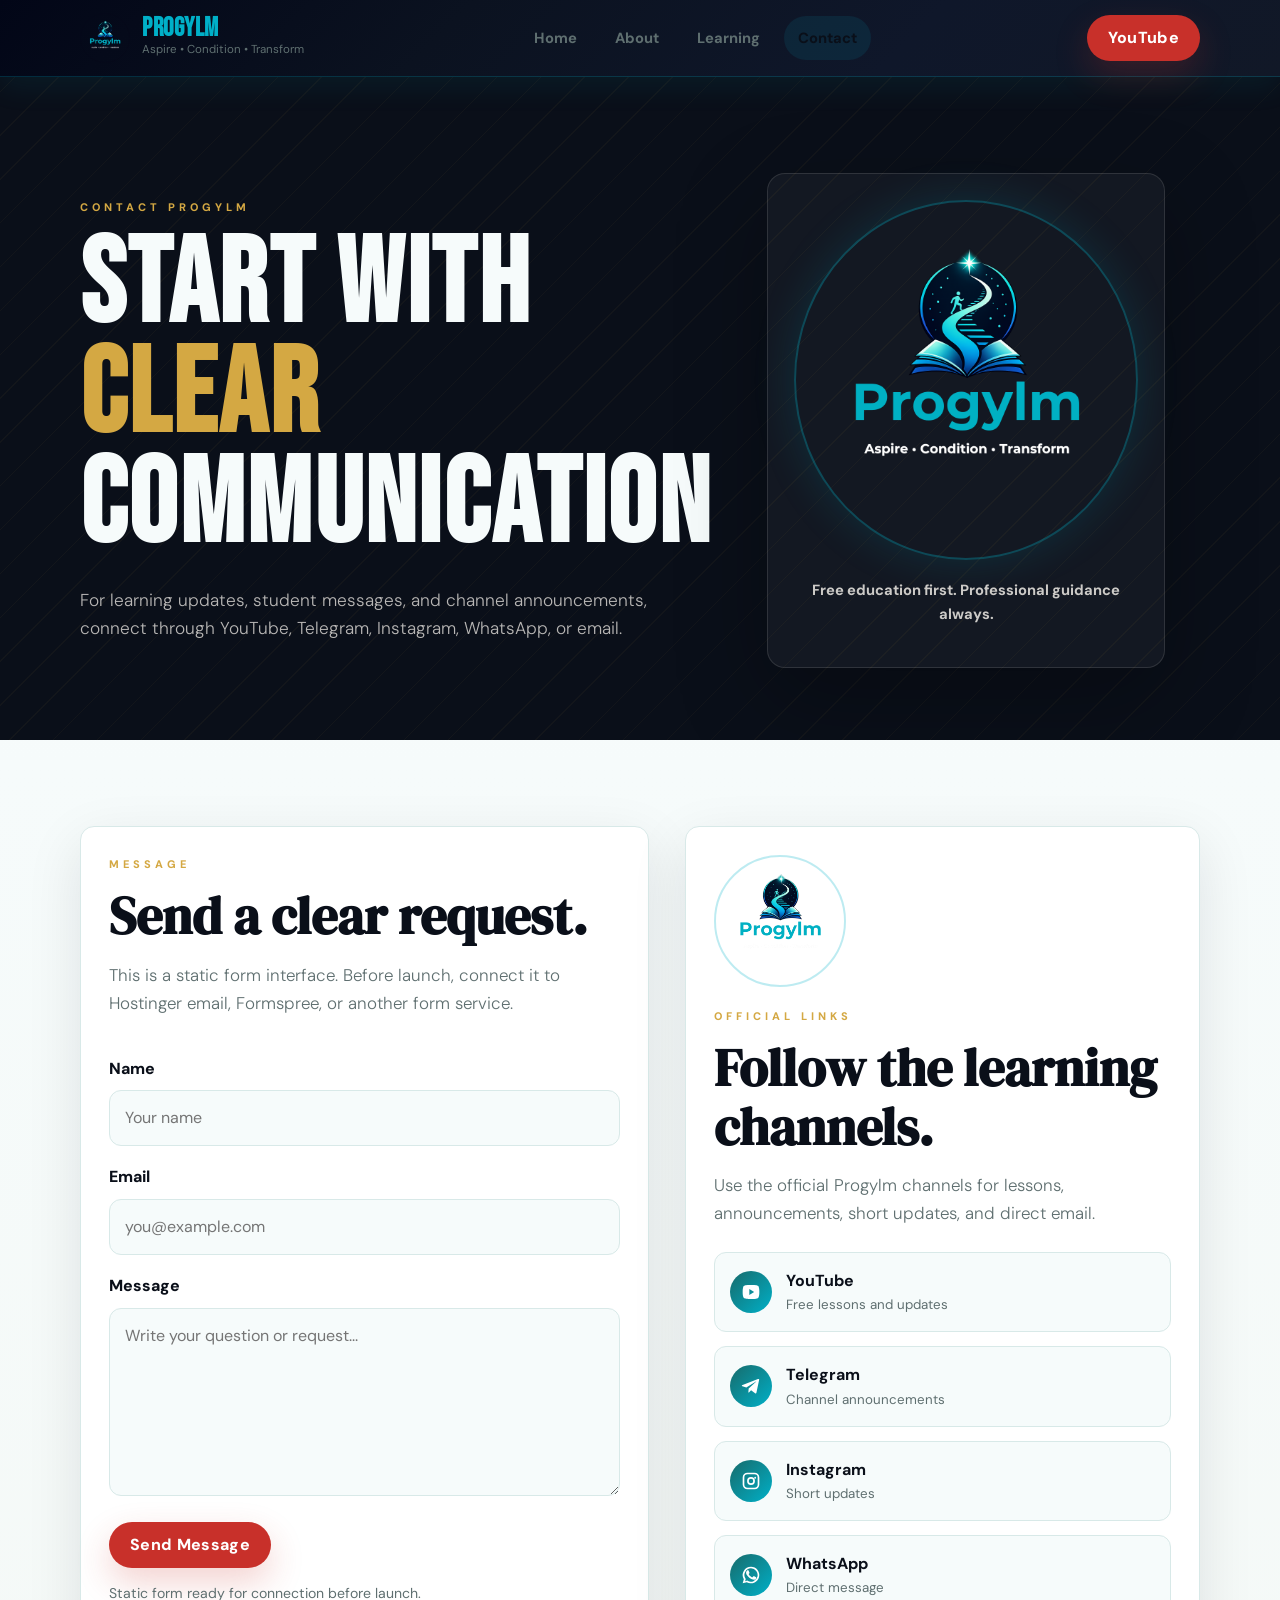
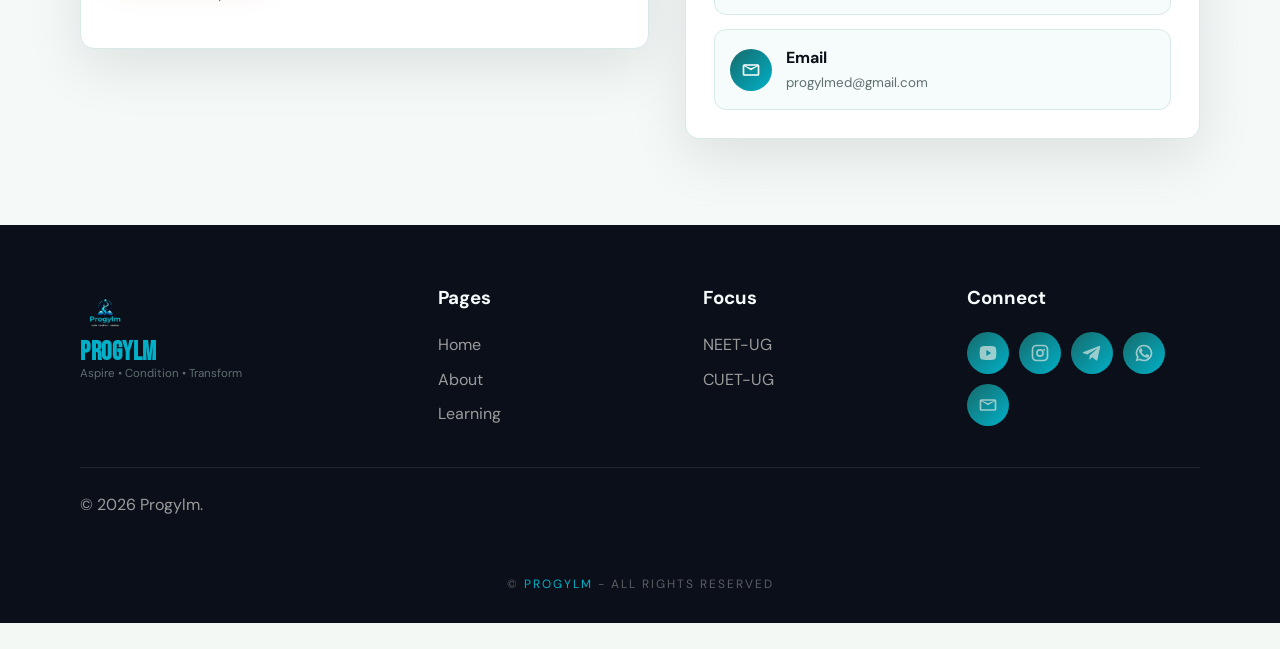
<file: contact.html>
﻿<!DOCTYPE html>
<html lang="en">
<head>
  <meta charset="UTF-8"><meta name="viewport" content="width=device-width, initial-scale=1.0">
  <meta name="description" content="Contact Progylm for NEET-UG and CUET-UG Biology and Physics learning updates, YouTube, Telegram, Instagram, WhatsApp, and email communication.">
  <meta name="keywords" content="Contact Progylm, NEET-UG, CUET-UG, Biology Physics YouTube, Telegram, WhatsApp">
  <meta name="author" content="Progylm"><meta name="theme-color" content="#0a0f19">
  <title>Contact Progylm | Connect</title>
  <link rel="icon" type="image/png" href="assets/icons/favicon.PNG">
  <link rel="preconnect" href="https://fonts.googleapis.com"><link rel="preconnect" href="https://fonts.gstatic.com" crossorigin>
  <link href="https://fonts.googleapis.com/css2?family=Bebas+Neue&family=DM+Sans:ital,opsz,wght@0,9..40,300;0,9..40,400;0,9..40,600;0,9..40,700;1,9..40,300&family=DM+Serif+Display:ital@0;1&display=swap" rel="stylesheet"><link rel="stylesheet" href="style.css">
</head>
<body>
  <div class="loader" aria-label="Loading Progylm"><img src="assets/images/PROGYLM.PNG" alt="Progylm logo"></div>
  <header class="site-header"><nav class="navbar container"><a class="brand" href="index.html"><img class="brand-logo" src="assets/images/PROGYLM.PNG" alt="Progylm logo"><span><strong>Progylm</strong><small>Aspire • Condition • Transform</small></span></a><button class="nav-toggle" type="button" aria-label="Open navigation" aria-expanded="false" data-nav-toggle><span></span><span></span><span></span></button><div class="nav-menu" data-nav-menu><a class="nav-link" href="index.html">Home</a><a class="nav-link" href="about.html">About</a><a class="nav-link" href="notes.html">Learning</a><a class="nav-link active" href="contact.html">Contact</a></div><div class="nav-actions"><a class="btn-primary" href="https://www.youtube.com/@ProgylmNEET" target="_blank" rel="noopener">YouTube</a></div></nav></header>

  <main>
    <section class="hero-strip"><div class="container hero-grid"><div class="reveal"><p class="hero-label">Contact Progylm</p><h1 class="hero-title">Start With<br><span>Clear</span><br>Communication</h1><p class="hero-sub">For learning updates, student messages, and channel announcements, connect through YouTube, Telegram, Instagram, WhatsApp, or email.</p></div><div class="hero-logo-card reveal"><img src="assets/images/PROGYLM.PNG" alt="Progylm logo"><p class="logo-caption">Free education first. Professional guidance always.</p></div></div></section>

    <section class="section"><div class="container contact-grid"><form class="contact-form reveal" action="#" method="post" data-contact-form><div class="section-head"><p class="section-eyebrow">Message</p><h2 class="section-title">Send a clear request.</h2><p class="section-lead">This is a static form interface. Before launch, connect it to Hostinger email, Formspree, or another form service.</p></div><div class="form-row"><label for="name">Name</label><input id="name" name="name" type="text" placeholder="Your name" required></div><div class="form-row"><label for="email">Email</label><input id="email" name="email" type="email" placeholder="you@example.com" required></div><div class="form-row"><label for="message">Message</label><textarea id="message" name="message" rows="6" placeholder="Write your question or request..." required></textarea></div><button class="btn-primary" type="submit">Send Message</button><p class="form-note" data-form-note>Static form ready for connection before launch.</p></form><aside class="contact-panel reveal"><img src="assets/images/PROGYLM.PNG" alt="Progylm logo"><p class="section-eyebrow">Official links</p><h2 class="section-title">Follow the learning channels.</h2><p class="section-lead">Use the official Progylm channels for lessons, announcements, short updates, and direct email.</p><div class="contact-links"><a href="https://www.youtube.com/@ProgylmNEET" target="_blank" rel="noopener"><span><svg class="social-icon" viewBox="0 0 24 24" aria-hidden="true"><path d="M21.6 7.2s-.2-1.7-.9-2.4c-.9-.9-1.9-.9-2.4-1C15 3.5 12 3.5 12 3.5s-3 0-6.3.3c-.5.1-1.5.1-2.4 1-.7.7-.9 2.4-.9 2.4S2 9.1 2 11v1.8c0 1.9.4 3.8.4 3.8s.2 1.7.9 2.4c.9.9 2.1.9 2.6 1 1.9.2 6.1.3 6.1.3s3 0 6.3-.3c.5-.1 1.5-.1 2.4-1 .7-.7.9-2.4.9-2.4s.4-1.9.4-3.8V11c0-1.9-.4-3.8-.4-3.8ZM10 15.5v-7l5.8 3.5L10 15.5Z"/></svg></span><div><strong>YouTube</strong><small>Free lessons and updates</small></div></a><a href="https://t.me/progylmNEET" target="_blank" rel="noopener"><span><svg class="social-icon" viewBox="0 0 24 24" aria-hidden="true"><path d="M21.8 4.4 18.5 20c-.2 1-.8 1.2-1.6.7l-4.8-3.5-2.3 2.2c-.3.3-.5.5-1 .5l.4-4.9 8.9-8c.4-.4-.1-.6-.6-.2L6.4 13.7 1.7 12.2c-1-.3-1-1 .2-1.5L20.4 3.6c.8-.3 1.6.2 1.4.8Z"/></svg></span><div><strong>Telegram</strong><small>Channel announcements</small></div></a><a href="https://www.instagram.com/progylm/" target="_blank" rel="noopener"><span><svg class="social-icon" viewBox="0 0 24 24" aria-hidden="true"><path d="M7.8 2h8.4A5.8 5.8 0 0 1 22 7.8v8.4a5.8 5.8 0 0 1-5.8 5.8H7.8A5.8 5.8 0 0 1 2 16.2V7.8A5.8 5.8 0 0 1 7.8 2Zm0 2A3.8 3.8 0 0 0 4 7.8v8.4A3.8 3.8 0 0 0 7.8 20h8.4a3.8 3.8 0 0 0 3.8-3.8V7.8A3.8 3.8 0 0 0 16.2 4H7.8Zm4.2 3.3a4.7 4.7 0 1 1 0 9.4 4.7 4.7 0 0 1 0-9.4Zm0 2a2.7 2.7 0 1 0 0 5.4 2.7 2.7 0 0 0 0-5.4Zm5-2.3a1.1 1.1 0 1 1 0 2.2 1.1 1.1 0 0 1 0-2.2Z"/></svg></span><div><strong>Instagram</strong><small>Short updates</small></div></a><a href="https://api.whatsapp.com/send?phone=917070131236&amp;text=Hello%20Progylm%20Team.%0A" target="_blank" rel="noopener"><span><svg class="social-icon" viewBox="0 0 24 24" aria-hidden="true"><path d="M17.5 14.4c-.3-.1-1.8-.9-2-.9-.3-.1-.5-.1-.7.1-.2.3-.8.9-.9 1.1-.2.2-.3.2-.6.1-.3-.1-1.2-.5-2.4-1.5-.9-.8-1.5-1.8-1.6-2.1-.2-.3 0-.5.1-.6.1-.1.3-.3.4-.5.1-.2.2-.3.3-.5.1-.2.1-.4 0-.5 0-.1-.7-1.6-.9-2.2-.2-.6-.5-.5-.7-.5h-.6c-.2 0-.5.1-.8.4-.3.3-1 1-1 2.5s1.1 2.9 1.2 3.1c.1.2 2.1 3.2 5.1 4.5.7.3 1.3.5 1.7.6.7.2 1.4.2 1.9.1.6-.1 1.8-.7 2-1.4.2-.7.2-1.3.2-1.4-.1-.1-.3-.2-.6-.4ZM12 2a10 10 0 0 0-8.6 15.1L2 22l5-1.3A10 10 0 1 0 12 2Zm0 2a8 8 0 1 1-4.1 14.9l-.3-.2-2.6.7.7-2.5-.2-.4A8 8 0 0 1 12 4Z"></path></svg></span><div><strong>WhatsApp</strong><small>Direct message</small></div></a><a href="mailto:progylmed@gmail.com"><span><svg class="social-icon" viewBox="0 0 24 24" aria-hidden="true"><path d="M4 5h16a2 2 0 0 1 2 2v10a2 2 0 0 1-2 2H4a2 2 0 0 1-2-2V7a2 2 0 0 1 2-2Zm8 7.2L4 7.6V17h16V7.6l-8 4.6Zm0-2.3L19.2 7H4.8L12 9.9Z"/></svg></span><div><strong>Email</strong><small>progylmed@gmail.com</small></div></a></div></aside></div></section>
  </main>

  <footer class="site-footer">
    <div class="container footer-grid">
      <div><a class="brand protected-brand" href="index.html"><img class="brand-logo" src="assets/images/PROGYLM.PNG" alt="Progylm logo" draggable="false"><span><strong>Progylm</strong><small>Aspire • Condition • Transform</small></span></a></div>
      <div><h3>Pages</h3><a href="index.html">Home</a><a href="about.html">About</a><a href="notes.html">Learning</a></div>
      <div><h3>Focus</h3><a href="notes.html">NEET-UG</a><a href="notes.html">CUET-UG</a></div>
      <div><h3>Connect</h3><div class="social-links"><a href="https://www.youtube.com/@ProgylmNEET" target="_blank" rel="noopener" aria-label="YouTube"><svg class="social-icon" viewBox="0 0 24 24" aria-hidden="true"><path d="M21.6 7.2s-.2-1.7-.9-2.4c-.9-.9-1.9-.9-2.4-1C15 3.5 12 3.5 12 3.5s-3 0-6.3.3c-.5.1-1.5.1-2.4 1-.7.7-.9 2.4-.9 2.4S2 9.1 2 11v1.8c0 1.9.4 3.8.4 3.8s.2 1.7.9 2.4c.9.9 2.1.9 2.6 1 1.9.2 6.1.3 6.1.3s3 0 6.3-.3c.5-.1 1.5-.1 2.4-1 .7-.7.9-2.4.9-2.4s.4-1.9.4-3.8V11c0-1.9-.4-3.8-.4-3.8ZM10 15.5v-7l5.8 3.5L10 15.5Z"></path></svg></a><a href="https://www.instagram.com/progylm/" target="_blank" rel="noopener" aria-label="Instagram"><svg class="social-icon" viewBox="0 0 24 24" aria-hidden="true"><path d="M7.8 2h8.4A5.8 5.8 0 0 1 22 7.8v8.4a5.8 5.8 0 0 1-5.8 5.8H7.8A5.8 5.8 0 0 1 2 16.2V7.8A5.8 5.8 0 0 1 7.8 2Zm0 2A3.8 3.8 0 0 0 4 7.8v8.4A3.8 3.8 0 0 0 7.8 20h8.4a3.8 3.8 0 0 0 3.8-3.8V7.8A3.8 3.8 0 0 0 16.2 4H7.8Zm4.2 3.3a4.7 4.7 0 1 1 0 9.4 4.7 4.7 0 0 1 0-9.4Zm0 2a2.7 2.7 0 1 0 0 5.4 2.7 2.7 0 0 0 0-5.4Zm5-2.3a1.1 1.1 0 1 1 0 2.2 1.1 1.1 0 0 1 0-2.2Z"></path></svg></a><a href="https://t.me/progylmNEET" target="_blank" rel="noopener" aria-label="Telegram"><svg class="social-icon" viewBox="0 0 24 24" aria-hidden="true"><path d="M21.8 4.4 18.5 20c-.2 1-.8 1.2-1.6.7l-4.8-3.5-2.3 2.2c-.3.3-.5.5-1 .5l.4-4.9 8.9-8c.4-.4-.1-.6-.6-.2L6.4 13.7 1.7 12.2c-1-.3-1-1 .2-1.5L20.4 3.6c.8-.3 1.6.2 1.4.8Z"></path></svg></a><a href="https://api.whatsapp.com/send?phone=917070131236&amp;text=Hello%20Progylm%20Team.%0A" target="_blank" rel="noopener" aria-label="WhatsApp"><svg class="social-icon" viewBox="0 0 24 24" aria-hidden="true"><path d="M17.5 14.4c-.3-.1-1.8-.9-2-.9-.3-.1-.5-.1-.7.1-.2.3-.8.9-.9 1.1-.2.2-.3.2-.6.1-.3-.1-1.2-.5-2.4-1.5-.9-.8-1.5-1.8-1.6-2.1-.2-.3 0-.5.1-.6.1-.1.3-.3.4-.5.1-.2.2-.3.3-.5.1-.2.1-.4 0-.5 0-.1-.7-1.6-.9-2.2-.2-.6-.5-.5-.7-.5h-.6c-.2 0-.5.1-.8.4-.3.3-1 1-1 2.5s1.1 2.9 1.2 3.1c.1.2 2.1 3.2 5.1 4.5.7.3 1.3.5 1.7.6.7.2 1.4.2 1.9.1.6-.1 1.8-.7 2-1.4.2-.7.2-1.3.2-1.4-.1-.1-.3-.2-.6-.4ZM12 2a10 10 0 0 0-8.6 15.1L2 22l5-1.3A10 10 0 1 0 12 2Zm0 2a8 8 0 1 1-4.1 14.9l-.3-.2-2.6.7.7-2.5-.2-.4A8 8 0 0 1 12 4Z"></path></svg></a><a href="mailto:progylmed@gmail.com" aria-label="Email"><svg class="social-icon" viewBox="0 0 24 24" aria-hidden="true"><path d="M4 5h16a2 2 0 0 1 2 2v10a2 2 0 0 1-2 2H4a2 2 0 0 1-2-2V7a2 2 0 0 1 2-2Zm8 7.2L4 7.6V17h16V7.6l-8 4.6Zm0-2.3L19.2 7H4.8L12 9.9Z"></path></svg></a></div></div>
    </div>
    <div class="container footer-bottom"><span>© 2026 Progylm.</span></div>
  </footer>
  <div class="footer-tag">© <span>Progylm</span> - All Rights Reserved</div>
  <script src="script.js"></script>̥
</body>
</html>
</file>
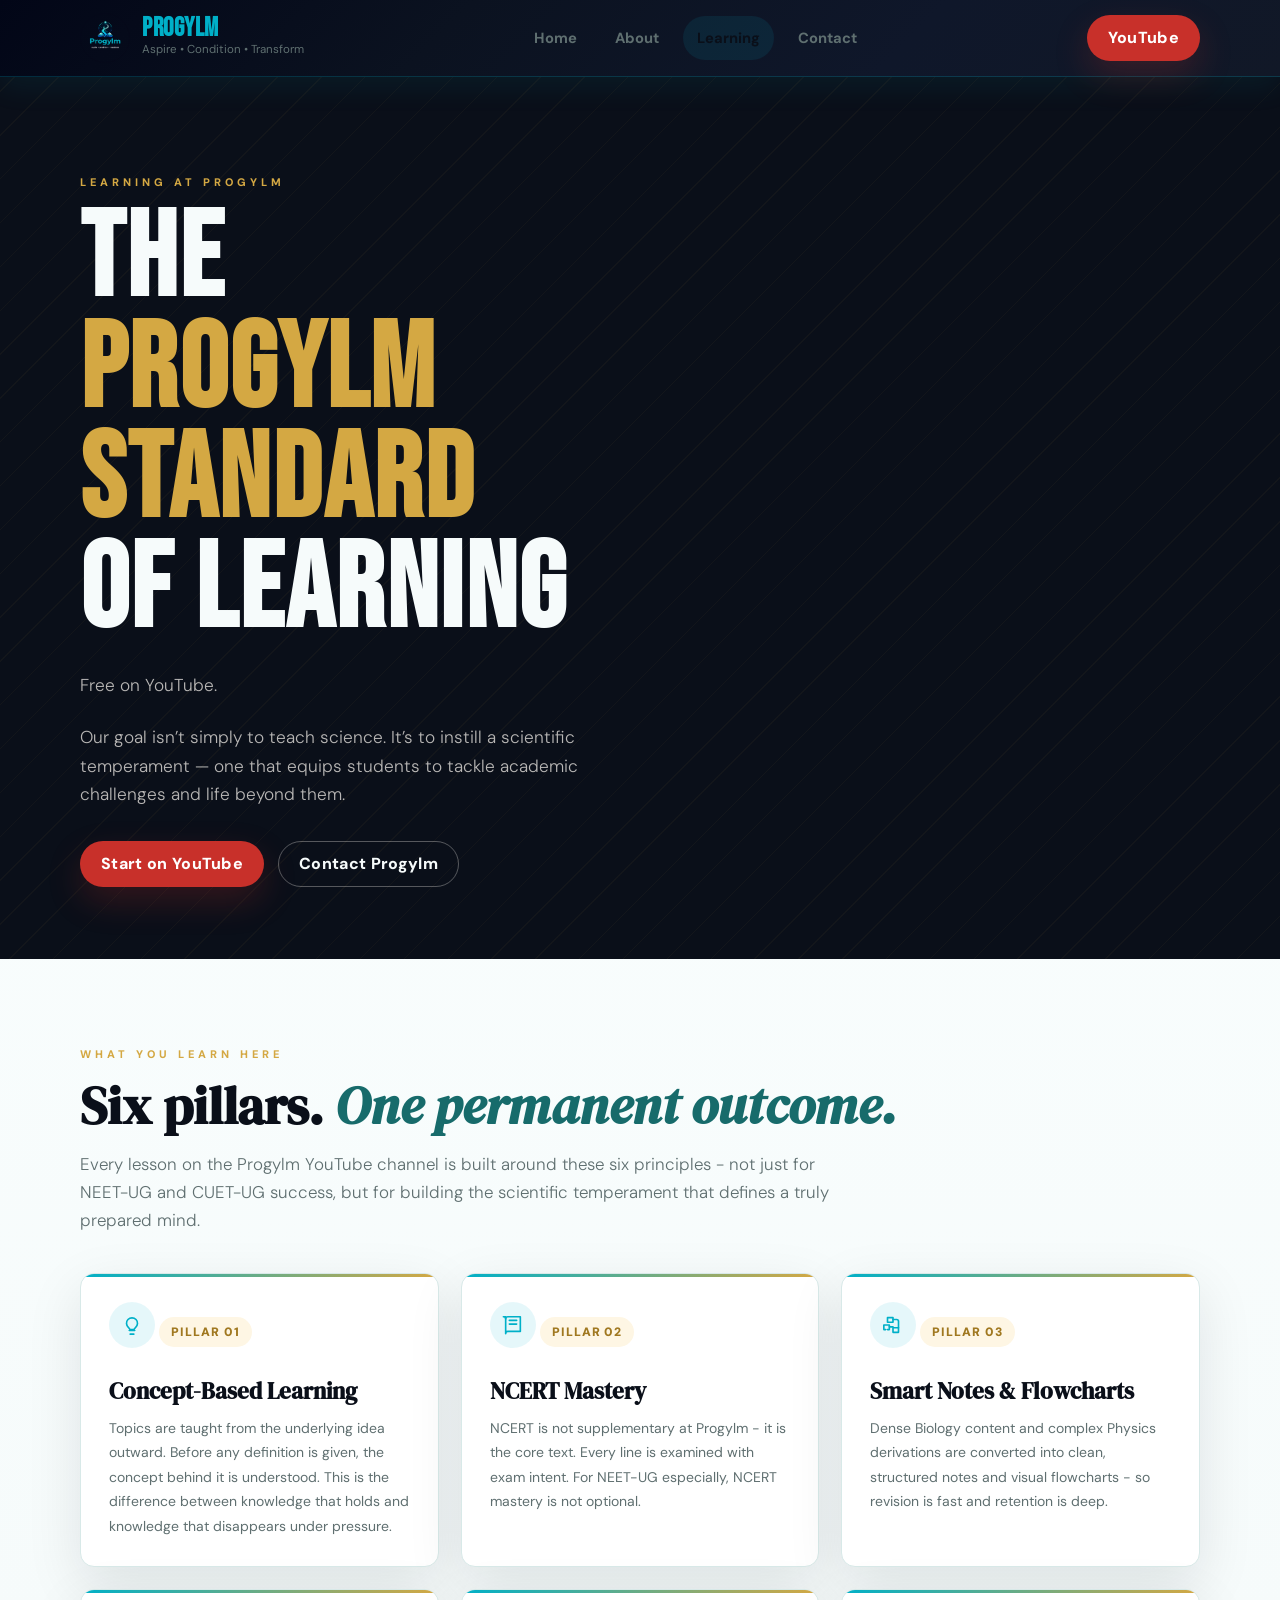
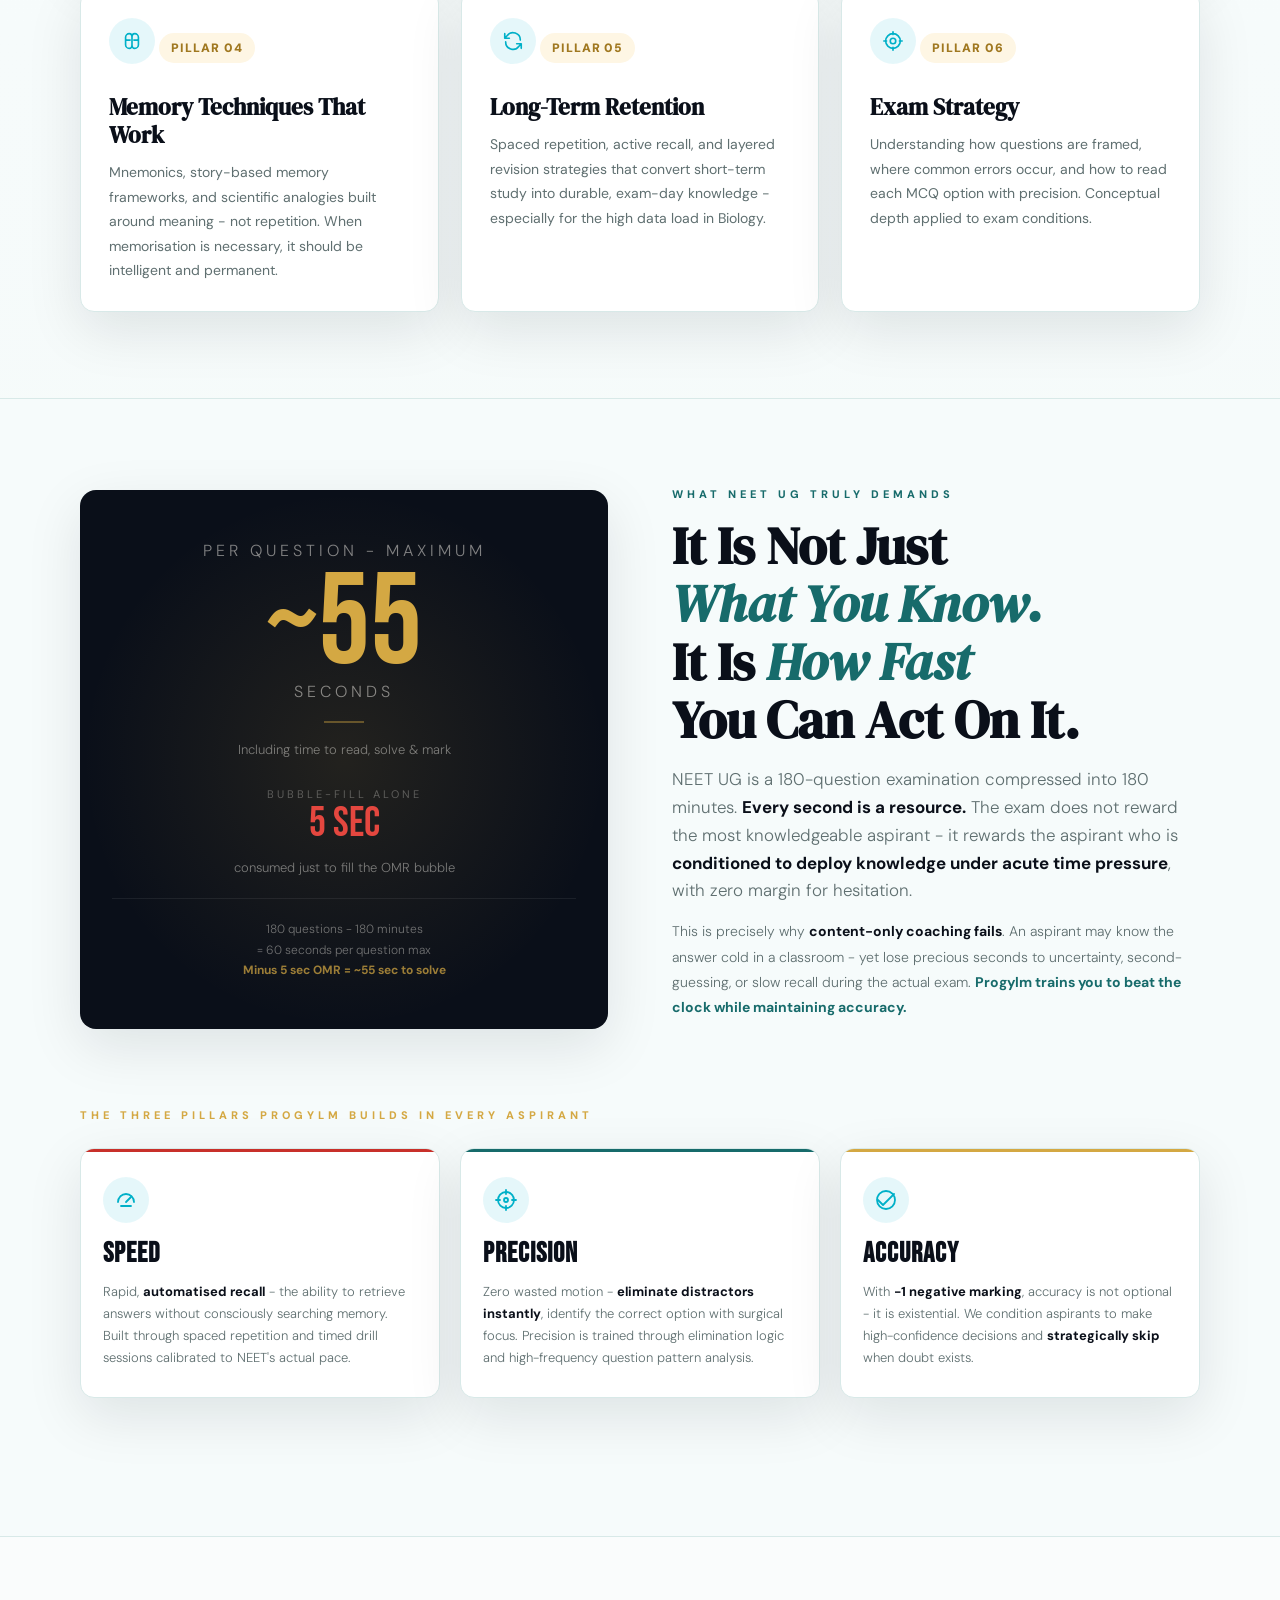
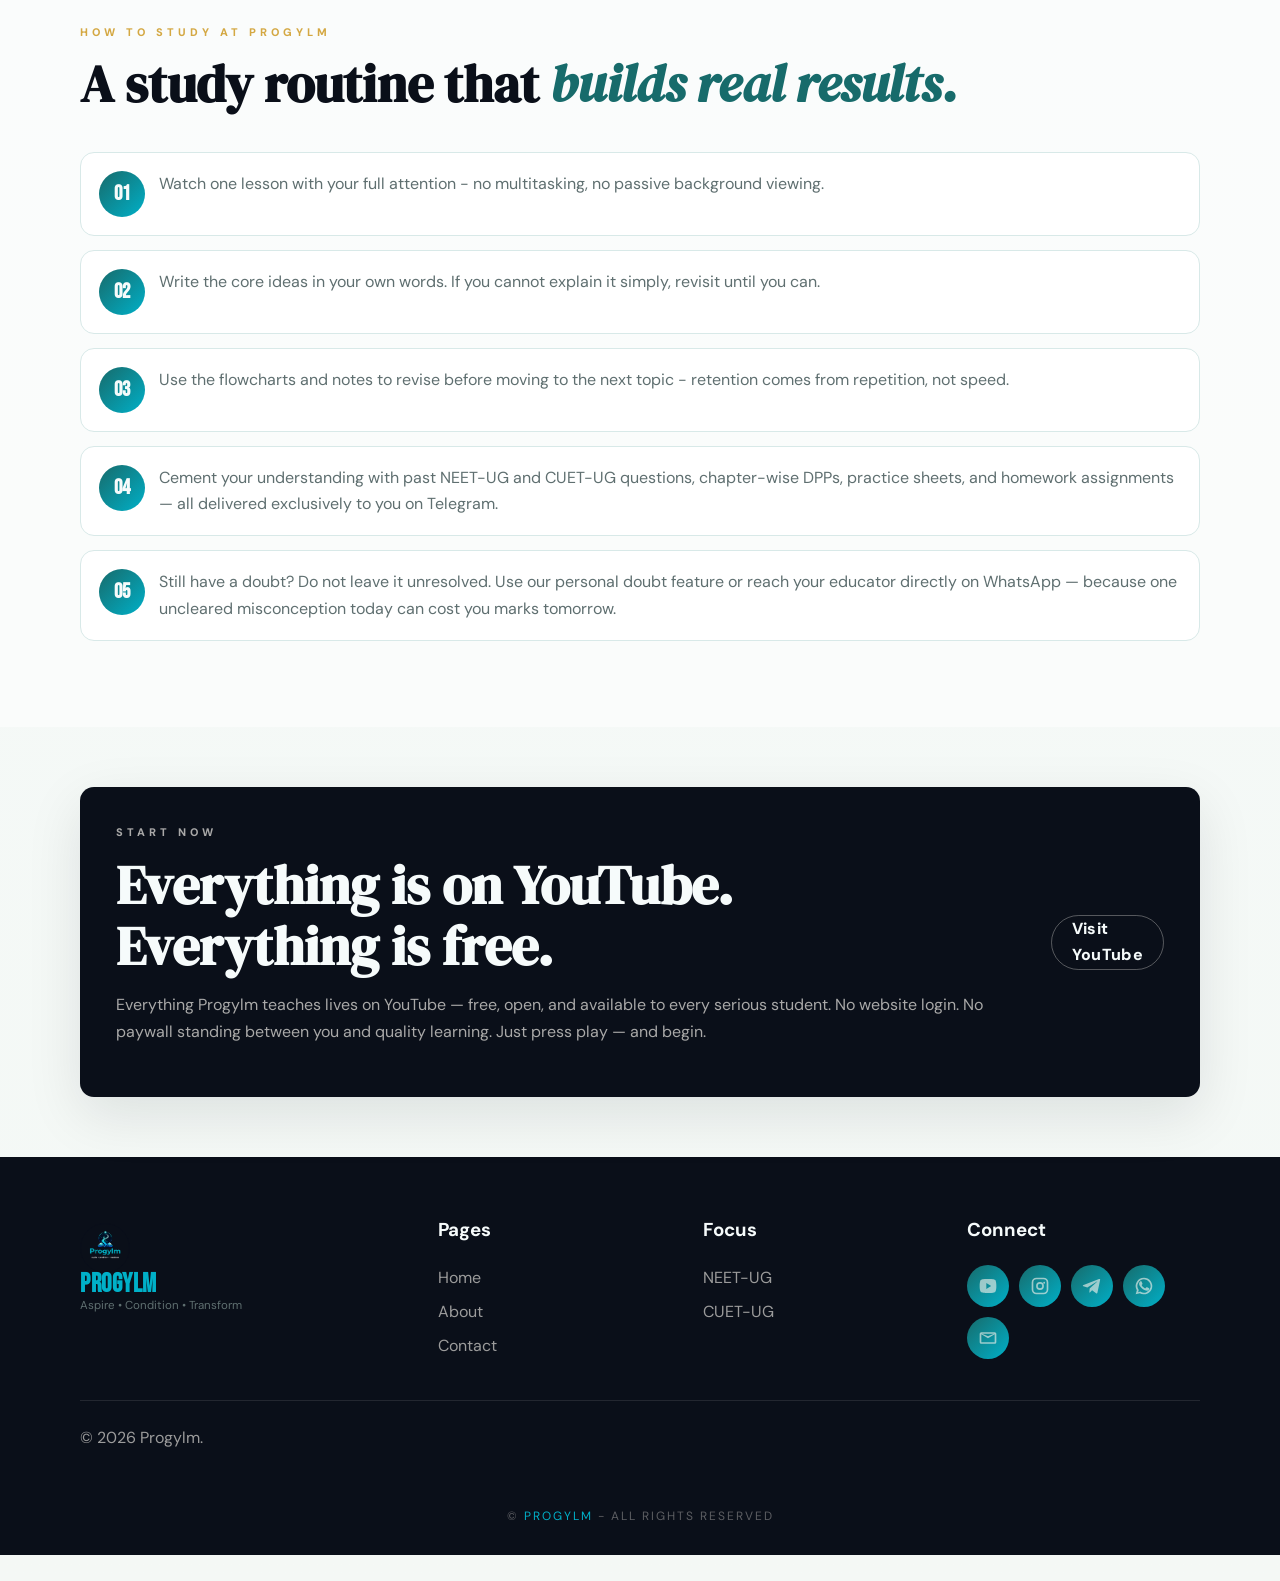
<file: notes.html>
﻿<!DOCTYPE html>
<html lang="en">
<head>
  <meta charset="UTF-8">
  <meta name="viewport" content="width=device-width, initial-scale=1.0">
  <meta name="description" content="Learning at Progylm: concept-first Biology and Physics on YouTube with NCERT mastery, smart notes, retention, exam strategy, speed, precision, and accuracy.">
  <meta name="keywords" content="Progylm learning, NEET-UG Biology, NEET-UG Physics, CUET-UG science, NCERT mastery, exam strategy">
  <meta name="author" content="Progylm">
  <meta name="theme-color" content="#0a0f19">
  <title>Learning at Progylm | Biology and Physics</title>
  <link rel="icon" type="image/png" href="assets/icons/favicon.PNG">
  <link rel="preconnect" href="https://fonts.googleapis.com">
  <link rel="preconnect" href="https://fonts.gstatic.com" crossorigin>
  <link href="https://fonts.googleapis.com/css2?family=Bebas+Neue&family=DM+Sans:ital,opsz,wght@0,9..40,300;0,9..40,400;0,9..40,600;0,9..40,700;1,9..40,300&family=DM+Serif+Display:ital@0;1&display=swap" rel="stylesheet">
  <link rel="stylesheet" href="style.css">
</head>
<body>
  <div class="loader" aria-label="Loading Progylm"><img src="assets/images/PROGYLM.PNG" alt="Progylm logo"></div>

  <header class="site-header">
    <nav class="navbar container" aria-label="Primary navigation">
      <a class="brand protected-brand" href="index.html" aria-label="Progylm home">
        <img class="brand-logo" src="assets/images/PROGYLM.PNG" alt="Progylm logo" draggable="false">
        <span><strong>Progylm</strong><small>Aspire • Condition • Transform</small></span>
      </a>
      <button class="nav-toggle" type="button" aria-label="Open navigation" aria-expanded="false" data-nav-toggle><span></span><span></span><span></span></button>
      <div class="nav-menu" data-nav-menu>
        <a class="nav-link" href="index.html">Home</a>
        <a class="nav-link" href="about.html">About</a>
        <a class="nav-link active" href="notes.html">Learning</a>
        <a class="nav-link" href="contact.html">Contact</a>
      </div>
      <div class="nav-actions"><a class="btn-primary" href="https://www.youtube.com/@ProgylmNEET" target="_blank" rel="noopener">YouTube</a></div>
    </nav>
  </header>

  <main>
    <section class="hero-strip learning-hero">
      <div class="container hero-grid">
        <div class="reveal">
          <p class="hero-label">Learning at Progylm</p>
          <h1 class="hero-title">The<br><span>Progylm Standard</span><br>of Learning</h1>
          <p class="hero-sub">Free on YouTube.</p>
          <p class="hero-sub">Our goal isn’t simply to teach science. It’s to instill a scientific temperament — one that equips students to tackle academic challenges and life beyond them.</p>
          <div class="hero-actions">
            <a class="btn-primary" href="https://www.youtube.com/@ProgylmNEET" target="_blank" rel="noopener">Start on YouTube</a>
            <a class="btn-outline" href="contact.html">Contact Progylm</a>
          </div>
        </div>
        
        </div>
      </div>
    </section>

    <section class="section learning-pillars-section">
      <div class="container">
        <div class="section-head reveal">
          <p class="section-eyebrow">What you learn here</p>
          <h2 class="section-title">Six pillars. <em>One permanent outcome.</em></h2>
          <p class="section-lead">Every lesson on the Progylm YouTube channel is built around these six principles - not just for NEET-UG and CUET-UG success, but for building the scientific temperament that defines a truly prepared mind.</p>
        </div>
        <div class="learning-pillars">
          <article class="card learning-pillar reveal">
            <div class="pillar-symbol" aria-hidden="true"><svg class="mini-icon" viewBox="0 0 24 24"><path d="M9 18h6M10 22h4M8.2 14.8a6 6 0 1 1 7.6 0c-.8.6-1.3 1.5-1.5 2.2H9.7c-.2-.8-.7-1.6-1.5-2.2Z"></path></svg></div>
            <span class="card-label">Pillar 01</span>
            <h3>Concept-Based Learning</h3>
            <p>Topics are taught from the underlying idea outward. Before any definition is given, the concept behind it is understood. This is the difference between knowledge that holds and knowledge that disappears under pressure.</p>
          </article>
          <article class="card learning-pillar reveal">
            <div class="pillar-symbol" aria-hidden="true"><svg class="mini-icon" viewBox="0 0 24 24"><path d="M4 5.5A2.5 2.5 0 0 1 6.5 3H20v16H6.5A2.5 2.5 0 0 0 4 21.5v-16Z"></path><path d="M4 5.5A2.5 2.5 0 0 0 1.5 3H4m4 4h8m-8 4h8"></path></svg></div>
            <span class="card-label">Pillar 02</span>
            <h3>NCERT Mastery</h3>
            <p>NCERT is not supplementary at Progylm - it is the core text. Every line is examined with exam intent. For NEET-UG especially, NCERT mastery is not optional.</p>
          </article>
          <article class="card learning-pillar reveal">
            <div class="pillar-symbol" aria-hidden="true"><svg class="mini-icon" viewBox="0 0 24 24"><path d="M6 4h6v5H6zM12 15h6v5h-6zM4 17H2v-5h6v5H6"></path><path d="M12 6h4a2 2 0 0 1 2 2v7M8 14h4"></path></svg></div>
            <span class="card-label">Pillar 03</span>
            <h3>Smart Notes & Flowcharts</h3>
            <p>Dense Biology content and complex Physics derivations are converted into clean, structured notes and visual flowcharts - so revision is fast and retention is deep.</p>
          </article>
          <article class="card learning-pillar reveal">
            <div class="pillar-symbol" aria-hidden="true"><svg class="mini-icon" viewBox="0 0 24 24"><path d="M9 4a4 4 0 0 0-4 4v8a4 4 0 0 0 4 4M15 4a4 4 0 0 1 4 4v8a4 4 0 0 1-4 4M9 4c2 0 3 1.5 3 4v8c0 2.5-1 4-3 4M15 4c-2 0-3 1.5-3 4v8c0 2.5 1 4 3 4M6 11h4M14 11h4"></path></svg></div>
            <span class="card-label">Pillar 04</span>
            <h3>Memory Techniques That Work</h3>
            <p>Mnemonics, story-based memory frameworks, and scientific analogies built around meaning - not repetition. When memorisation is necessary, it should be intelligent and permanent.</p>
          </article>
          <article class="card learning-pillar reveal">
            <div class="pillar-symbol" aria-hidden="true"><svg class="mini-icon" viewBox="0 0 24 24"><path d="M20 11a8 8 0 0 0-14.5-4.7L3 9M3 4v5h5M4 13a8 8 0 0 0 14.5 4.7L21 15M21 20v-5h-5"></path></svg></div>
            <span class="card-label">Pillar 05</span>
            <h3>Long-Term Retention</h3>
            <p>Spaced repetition, active recall, and layered revision strategies that convert short-term study into durable, exam-day knowledge - especially for the high data load in Biology.</p>
          </article>
          <article class="card learning-pillar reveal">
            <div class="pillar-symbol" aria-hidden="true"><svg class="mini-icon" viewBox="0 0 24 24"><circle cx="12" cy="12" r="8"></circle><circle cx="12" cy="12" r="3"></circle><path d="M12 2v3M12 19v3M2 12h3M19 12h3"></path></svg></div>
            <span class="card-label">Pillar 06</span>
            <h3>Exam Strategy</h3>
            <p>Understanding how questions are framed, where common errors occur, and how to read each MCQ option with precision. Conceptual depth applied to exam conditions.</p>
          </article>
        </div>
      </div>
    </section>

  

    <section class="demand-section learning-demand-section">
      <div class="container demand-inner">
        <div class="demand-hero-row">
          <div class="clock-visual reveal">
            <div class="clock-unit">Per Question - Maximum</div>
            <div class="clock-big">~55</div>
            <div class="clock-unit">seconds</div>
            <div class="clock-divider"></div>
            <div class="clock-caption">Including time to read, solve & mark</div>
            <div class="clock-mini-label">Bubble-fill alone</div>
            <div class="clock-sub-stat">5 sec</div>
            <div class="clock-caption">consumed just to fill the OMR bubble</div>
            <div class="clock-note">180 questions - 180 minutes<br>= 60 seconds per question max<br><strong>Minus 5 sec OMR = ~55 sec to solve</strong></div>
          </div>

          <div class="demand-right reveal">
            <p class="section-eyebrow">What NEET UG Truly Demands</p>
            <h2 class="section-title">It Is Not Just<br><em>What You Know.</em><br>It Is <em>How Fast</em><br>You Can Act On It.</h2>
            <p class="section-lead">NEET UG is a 180-question examination compressed into 180 minutes. <strong>Every second is a resource.</strong> The exam does not reward the most knowledgeable aspirant - it rewards the aspirant who is <strong>conditioned to deploy knowledge under acute time pressure</strong>, with zero margin for hesitation.</p>
            <p class="demand-copy">This is precisely why <strong>content-only coaching fails</strong>. An aspirant may know the answer cold in a classroom - yet lose precious seconds to uncertainty, second-guessing, or slow recall during the actual exam. <strong>Progylm trains you to beat the clock while maintaining accuracy.</strong></p>
          </div>
        </div>

        <p class="section-eyebrow pillar-eyebrow">The Three Pillars Progylm Builds in Every Aspirant</p>
        <div class="demand-pillars">
          <article class="pillar-card speed reveal"><div class="pillar-icon" aria-hidden="true"><svg class="mini-icon" viewBox="0 0 24 24"><path d="M4 14a8 8 0 1 1 16 0"></path><path d="M12 14 17 9"></path><path d="M7 18h10"></path></svg></div><h3 class="pillar-label">Speed</h3><p class="pillar-desc">Rapid, <strong>automatised recall</strong> - the ability to retrieve answers without consciously searching memory. Built through spaced repetition and timed drill sessions calibrated to NEET's actual pace.</p></article>
          <article class="pillar-card precis reveal"><div class="pillar-icon" aria-hidden="true"><svg class="mini-icon" viewBox="0 0 24 24"><circle cx="12" cy="12" r="8"></circle><circle cx="12" cy="12" r="2"></circle><path d="M12 2v4M12 18v4M2 12h4M18 12h4"></path></svg></div><h3 class="pillar-label">Precision</h3><p class="pillar-desc">Zero wasted motion - <strong>eliminate distractors instantly</strong>, identify the correct option with surgical focus. Precision is trained through elimination logic and high-frequency question pattern analysis.</p></article>
          <article class="pillar-card accur reveal"><div class="pillar-icon" aria-hidden="true"><svg class="mini-icon" viewBox="0 0 24 24"><path d="M20 6 9 17l-5-5"></path><circle cx="12" cy="12" r="9"></circle></svg></div><h3 class="pillar-label">Accuracy</h3><p class="pillar-desc">With <strong>-1 negative marking</strong>, accuracy is not optional - it is existential. We condition aspirants to make high-confidence decisions and <strong>strategically skip</strong> when doubt exists.</p></article>
        </div>

    </section>

    <section class="section study-section">
      <div class="container">
        <div class="section-head reveal">
          <p class="section-eyebrow">How to study at Progylm</p>
          <h2 class="section-title">A study routine that <em>builds real results.</em></h2>
        </div>
        <div class="steps study-steps">
          <div class="step reveal"><span>01</span><p>Watch one lesson with your full attention - no multitasking, no passive background viewing.</p></div>
          <div class="step reveal"><span>02</span><p>Write the core ideas in your own words. If you cannot explain it simply, revisit until you can.</p></div>
          <div class="step reveal"><span>03</span><p>Use the flowcharts and notes to revise before moving to the next topic - retention comes from repetition, not speed.</p></div>
          <div class="step reveal"><span>04</span><p>Cement your understanding with past NEET-UG and CUET-UG questions, chapter-wise DPPs, practice sheets, and homework assignments — all delivered exclusively to you on Telegram.</p></div>
          <div class="step reveal"><span>05</span><p>Still have a doubt? Do not leave it unresolved. Use our personal doubt feature or reach your educator directly on WhatsApp — because one uncleared misconception today can cost you marks tomorrow.</p></div>
        </div>
      </div>
    </section>

    <section class="section compact">
      <div class="container youtube-card reveal">
        <div>
          <p class="section-eyebrow">Start now</p>
          <h2 class="truth-title" style="margin-bottom:10px;">Everything is on YouTube. Everything is free.</h2>
          <p>Everything Progylm teaches lives on YouTube — free, open, and available to every serious student. No website login. No paywall standing between you and quality learning. Just press play — and begin.</p>
        </div>
        <a class="btn-outline" href="https://www.youtube.com/@ProgylmNEET" target="_blank" rel="noopener">Visit YouTube</a>
      </div>
    </section>
  </main>

  <footer class="site-footer">
    <div class="container footer-grid">
      <div><a class="brand protected-brand" href="index.html"><img class="brand-logo" src="assets/images/PROGYLM.PNG" alt="Progylm logo" draggable="false"><span><strong>Progylm</strong><small>Aspire • Condition • Transform</small></span></a></div>
      <div><h3>Pages</h3><a href="index.html">Home</a><a href="about.html">About</a><a href="contact.html">Contact</a></div>
      <div><h3>Focus</h3><a href="notes.html">NEET-UG</a><a href="notes.html">CUET-UG</a></div>
      <div><h3>Connect</h3><div class="social-links"><a href="https://www.youtube.com/@ProgylmNEET" target="_blank" rel="noopener" aria-label="YouTube"><svg class="social-icon" viewBox="0 0 24 24" aria-hidden="true"><path d="M21.6 7.2s-.2-1.7-.9-2.4c-.9-.9-1.9-.9-2.4-1C15 3.5 12 3.5 12 3.5s-3 0-6.3.3c-.5.1-1.5.1-2.4 1-.7.7-.9 2.4-.9 2.4S2 9.1 2 11v1.8c0 1.9.4 3.8.4 3.8s.2 1.7.9 2.4c.9.9 2.1.9 2.6 1 1.9.2 6.1.3 6.1.3s3 0 6.3-.3c.5-.1 1.5-.1 2.4-1 .7-.7.9-2.4.9-2.4s.4-1.9.4-3.8V11c0-1.9-.4-3.8-.4-3.8ZM10 15.5v-7l5.8 3.5L10 15.5Z"></path></svg></a><a href="https://www.instagram.com/progylm/" target="_blank" rel="noopener" aria-label="Instagram"><svg class="social-icon" viewBox="0 0 24 24" aria-hidden="true"><path d="M7.8 2h8.4A5.8 5.8 0 0 1 22 7.8v8.4a5.8 5.8 0 0 1-5.8 5.8H7.8A5.8 5.8 0 0 1 2 16.2V7.8A5.8 5.8 0 0 1 7.8 2Zm0 2A3.8 3.8 0 0 0 4 7.8v8.4A3.8 3.8 0 0 0 7.8 20h8.4a3.8 3.8 0 0 0 3.8-3.8V7.8A3.8 3.8 0 0 0 16.2 4H7.8Zm4.2 3.3a4.7 4.7 0 1 1 0 9.4 4.7 4.7 0 0 1 0-9.4Zm0 2a2.7 2.7 0 1 0 0 5.4 2.7 2.7 0 0 0 0-5.4Zm5-2.3a1.1 1.1 0 1 1 0 2.2 1.1 1.1 0 0 1 0-2.2Z"></path></svg></a><a href="https://t.me/progylmNEET" target="_blank" rel="noopener" aria-label="Telegram"><svg class="social-icon" viewBox="0 0 24 24" aria-hidden="true"><path d="M21.8 4.4 18.5 20c-.2 1-.8 1.2-1.6.7l-4.8-3.5-2.3 2.2c-.3.3-.5.5-1 .5l.4-4.9 8.9-8c.4-.4-.1-.6-.6-.2L6.4 13.7 1.7 12.2c-1-.3-1-1 .2-1.5L20.4 3.6c.8-.3 1.6.2 1.4.8Z"></path></svg></a><a href="https://api.whatsapp.com/send?phone=917070131236&amp;text=Hello%20Progylm%20Team.%0A" target="_blank" rel="noopener" aria-label="WhatsApp"><svg class="social-icon" viewBox="0 0 24 24" aria-hidden="true"><path d="M17.5 14.4c-.3-.1-1.8-.9-2-.9-.3-.1-.5-.1-.7.1-.2.3-.8.9-.9 1.1-.2.2-.3.2-.6.1-.3-.1-1.2-.5-2.4-1.5-.9-.8-1.5-1.8-1.6-2.1-.2-.3 0-.5.1-.6.1-.1.3-.3.4-.5.1-.2.2-.3.3-.5.1-.2.1-.4 0-.5 0-.1-.7-1.6-.9-2.2-.2-.6-.5-.5-.7-.5h-.6c-.2 0-.5.1-.8.4-.3.3-1 1-1 2.5s1.1 2.9 1.2 3.1c.1.2 2.1 3.2 5.1 4.5.7.3 1.3.5 1.7.6.7.2 1.4.2 1.9.1.6-.1 1.8-.7 2-1.4.2-.7.2-1.3.2-1.4-.1-.1-.3-.2-.6-.4ZM12 2a10 10 0 0 0-8.6 15.1L2 22l5-1.3A10 10 0 1 0 12 2Zm0 2a8 8 0 1 1-4.1 14.9l-.3-.2-2.6.7.7-2.5-.2-.4A8 8 0 0 1 12 4Z"></path></svg></a><a href="mailto:progylmed@gmail.com" aria-label="Email"><svg class="social-icon" viewBox="0 0 24 24" aria-hidden="true"><path d="M4 5h16a2 2 0 0 1 2 2v10a2 2 0 0 1-2 2H4a2 2 0 0 1-2-2V7a2 2 0 0 1 2-2Zm8 7.2L4 7.6V17h16V7.6l-8 4.6Zm0-2.3L19.2 7H4.8L12 9.9Z"></path></svg></a></div></div>
    </div>
    <div class="container footer-bottom"><span>© 2026 Progylm.</span></div>
  </footer>
  <div class="footer-tag">© <span>Progylm</span> - All Rights Reserved</div>
  <script src="script.js"></script>̥
</body>
</html>
</file>
<file: style.css>
﻿:root {
  --ink: #0a0f19;
  --ink-2: #07111f;
  --paper: #f6fbfb;
  --paper-2: #ffffff;
  --line: #d8e9e8;
  --muted: #5f6f70;
  --red: #c8302a;
  --red-light: #e4473f;
  --gold: #d4a843;
  --gold-light: #f0c060;
  --teal: #176b6b;
  --teal-light: #2a9d8f;
  --shadow: 0 18px 55px rgba(10, 15, 25, 0.10);
  --radius: 14px;
  --font-body: "DM Sans", system-ui, -apple-system, BlinkMacSystemFont, "Segoe UI", sans-serif;
  --font-display: "Bebas Neue", Impact, sans-serif;
  --font-serif: "DM Serif Display", Georgia, serif;
}

* { box-sizing: border-box; }
html { scroll-behavior: smooth; }
body {
  margin: 0;
  min-height: 100vh;
  color: var(--ink);
  background: linear-gradient(180deg, #fbffff 0%, #f6fbfb 34%, #f4f8f5 100%);
  font-family: var(--font-body);
  line-height: 1.65;
  overflow-x: hidden;
}
body.nav-open { overflow: hidden; }
a { color: inherit; text-decoration: none; }
img, svg { display: block; max-width: 100%; }
button, input, textarea, select { font: inherit; }
.mini-icon {
  width: 22px;
  height: 22px;
  fill: none;
  stroke: currentColor;
  stroke-width: 1.8;
  stroke-linecap: round;
  stroke-linejoin: round;
}

.container { width: min(1120px, calc(100% - 40px)); margin: 0 auto; }
.narrow { max-width: 820px; }
.section { padding: 86px 0; }
.section.compact { padding: 60px 0; }

.loader {
  position: fixed;
  inset: 0;
  z-index: 999;
  display: grid;
  place-items: center;
  background: var(--ink);
  transition: opacity .3s ease, visibility .3s ease;
}
.loader.hidden { opacity: 0; visibility: hidden; }
.loader img { width: 92px; height: 92px; border-radius: 50%; object-fit: cover; box-shadow: 0 0 40px rgba(42,157,143,.35); }

.welcome {
  position: fixed;
  inset: 0;
  z-index: 800;
  display: none;
  place-items: center;
  padding: 20px;
  background: rgba(10, 15, 25, .72);
  backdrop-filter: blur(12px);
}
.welcome.show { display: grid; }
.welcome-card {
  width: min(520px, 100%);
  position: relative;
  padding: 34px;
  border-radius: var(--radius);
  background: var(--paper-2);
  box-shadow: 0 28px 90px rgba(0,0,0,.34);
  text-align: center;
}
.welcome-card img { width: 118px; height: 118px; object-fit: cover; border-radius: 50%; margin: 0 auto 18px; }
.welcome-card h2 { margin: 0 0 10px; font-family: var(--font-serif); font-size: clamp(28px, 5vw, 42px); }
.welcome-card p { color: var(--muted); margin: 0 0 22px; }
.welcome-close {
  position: absolute;
  top: 12px;
  right: 12px;
  width: 38px;
  height: 38px;
  border: 1px solid var(--line);
  border-radius: 50%;
  background: transparent;
  cursor: pointer;
  color: var(--ink);
}

.site-header {
  position: sticky;
  top: 0;
  z-index: 100;
  background: linear-gradient(
135deg,
#020617 0%,
#0B1220 35%,
#0F172A 70%,
#111827 100%
);
  border-bottom: 1px solid rgba(0,176,200,.22);
  backdrop-filter: blur(18px);
  box-shadow: 0 10px 30px rgba(0, 176, 200, .08);
}
.navbar {
  min-height: 76px;
  display: flex;
  align-items: center;
  justify-content: space-between;
  gap: 22px;
}
.brand { display: inline-flex; align-items: center; gap: 12px; min-width: 0; }
.brand-logo { width: 50px; height: 50px; border-radius: 50%; object-fit: cover; border: 1px solid rgba(10,15,25,.12); }
.brand strong { display: block; font-family: var(--font-display); font-size: 1.6rem; letter-spacing: .02em; line-height: .9; color: var(--teal); }
.brand small { display: block; color: var(--muted); font-size: .72rem; white-space: nowrap; }
.nav-menu, .nav-actions { display: flex; align-items: center; gap: 10px; }
.nav-link { padding: 10px 14px; border-radius: 999px; color: var(--muted); font-size: .92rem; font-weight: 700; }
.nav-link:hover, .nav-link.active { color: var(--ink); background: rgba(0,176,200,.10); }
.nav-toggle { display: none; width: 44px; height: 44px; border: 1px solid var(--line); border-radius: 10px; background: var(--paper-2); cursor: pointer; }
.nav-toggle span { display: block; width: 18px; height: 2px; margin: 4px auto; background: var(--ink); }

.btn, .btn-primary, .btn-outline, .btn-soft {
  display: inline-flex;
  align-items: center;
  justify-content: center;
  min-height: 46px;
  padding: 0 20px;
  border-radius: 999px;
  border: 1px solid transparent;
  font-weight: 800;
  letter-spacing: .02em;
  transition: transform .18s ease, box-shadow .18s ease, background .18s ease;
  cursor: pointer;
}
.btn:hover, .btn-primary:hover, .btn-outline:hover, .btn-soft:hover { transform: translateY(-2px); }
.btn-primary { color: #fff; background: var(--red); box-shadow: 0 14px 34px rgba(200,48,42,.22); }
.btn-primary:hover { background: var(--red-light); }
.btn-outline { color: var(--paper); border-color: rgba(245,242,236,.32); background: transparent; }
.btn-outline:hover { border-color: var(--gold); }
.btn-soft { color: var(--ink); background: var(--paper-2); border-color: var(--line); }

.hero-strip {
  position: relative;
  overflow: hidden;
  background: var(--ink);
  color: var(--paper);
  padding: 96px 0 72px;
}
.hero-strip::before {
  content: "";
  position: absolute;
  inset: 0;
  background: repeating-linear-gradient(-45deg, transparent, transparent 30px, rgba(212,168,67,.045) 30px, rgba(212,168,67,.045) 31px);
}
.hero-grid { position: relative; display: grid; grid-template-columns: 1.08fr .92fr; gap: 56px; align-items: center; }
.hero-label, .eyebrow, .section-eyebrow { margin: 0 0 14px; color: var(--gold); font-size: 11px; font-weight: 800; letter-spacing: 4px; text-transform: uppercase; }
.hero-title { margin: 0; font-family: var(--font-display); font-size: clamp(62px, 10vw, 120px); line-height: .92; letter-spacing: .02em; }
.hero-title span { color: var(--gold); }
.hero-sub { max-width: 680px; margin: 24px 0 0; color: rgba(245,242,236,.74); font-size: 1.08rem; font-weight: 300; }
.hero-sub strong { color: var(--paper); font-weight: 700; }
.hero-actions { display: flex; flex-wrap: wrap; gap: 14px; margin-top: 32px; }
.hero-proof { display: flex; flex-wrap: wrap; gap: 14px; margin-top: 34px; }
.proof-item { min-width: 150px; padding: 16px; border: 1px solid rgba(245,242,236,.12); border-radius: 12px; background: rgba(255,255,255,.045); }
.proof-item strong { display: block; font-family: var(--font-display); color: var(--gold); font-size: 2rem; line-height: 1; }
.proof-item span { color: rgba(245,242,236,.56); font-size: .82rem; text-transform: uppercase; letter-spacing: .08em; }
.hero-logo-card { position: relative; padding: 26px; border: 1px solid rgba(245,242,236,.12); border-radius: 18px; background: rgba(255,255,255,.04); box-shadow: 0 30px 90px rgba(0,0,0,.28); }
.hero-logo-card img { width: min(410px, 100%); margin: 0 auto; border-radius: 16px; }
.logo-caption { margin-top: 18px; color: rgba(245,242,236,.68); text-align: center; font-size: .92rem; }

.section-head { margin-bottom: 38px; }
.section-title { margin: 0 0 16px; font-family: var(--font-serif); font-size: clamp(31px, 5vw, 52px); line-height: 1.12; color: var(--ink); }
.section-title em { color: var(--teal); font-style: italic; }
.section-lead { max-width: 760px; margin: 0; color: var(--muted); font-size: 1.06rem; font-weight: 300; }
.section-lead strong { color: var(--ink); font-weight: 700; }
.divider { height: 1px; background: linear-gradient(90deg, transparent, var(--line), transparent); }

.card-grid { display: grid; gap: 22px; }
.card-grid.two { grid-template-columns: repeat(2, 1fr); }
.card-grid.three { grid-template-columns: repeat(3, 1fr); }
.card-grid.four { grid-template-columns: repeat(4, 1fr); }
.card, .pillar-card, .method-card, .contact-form, .contact-panel, .faq-list details {
  background: var(--paper-2);
  border: 1px solid var(--line);
  border-radius: var(--radius);
  padding: 28px;
  box-shadow: var(--shadow);
}
.card:hover, .pillar-card:hover, .method-card:hover { transform: translateY(-4px); }
.card h3, .pillar-card h3, .method-card h3 { margin: 12px 0 10px; font-family: var(--font-serif); font-size: 1.45rem; line-height: 1.2; }
.card p, .pillar-card p, .method-card p { margin: 0; color: var(--muted); }
.card-label { display: inline-flex; padding: 5px 12px; border-radius: 999px; background: #fef6e4; color: #a07820; font-weight: 900; font-size: .76rem; letter-spacing: .08em; text-transform: uppercase; }
.card-number { font-family: var(--font-display); color: rgba(200,48,42,.25); font-size: 4rem; line-height: .8; }
.pillar-symbol {
  width: 46px;
  height: 46px;
  display: inline-flex;
  align-items: center;
  justify-content: center;
  border-radius: 50%;
  background: rgba(0,176,200,.10);
  color: var(--brand-cyan);
  margin-bottom: 16px;
}

.slab-wrapper { overflow-x: auto; border: 1px solid var(--line); border-radius: 14px; box-shadow: var(--shadow); background: var(--paper-2); }
table.slab { width: 100%; border-collapse: collapse; min-width: 760px; font-size: .92rem; }
.slab thead tr { background: var(--ink); color: var(--paper); }
.slab th { padding: 16px 18px; text-align: left; font-size: 11px; letter-spacing: 2px; text-transform: uppercase; }
.slab td { padding: 15px 18px; border-bottom: 1px solid var(--line); vertical-align: middle; }
.slab tr:last-child td { border-bottom: none; }
.badge { display: inline-block; padding: 4px 10px; border-radius: 999px; font-size: 11px; font-weight: 900; }
.badge-green { background: #e6f4ef; color: #1a7a52; }
.badge-gold { background: #fef6e4; color: #a07820; }
.badge-orange { background: #fff0e4; color: #c05820; }
.badge-red { background: #ffeaea; color: #b02020; }
.slab-note { margin-top: 16px; color: var(--muted); font-size: .84rem; }

.truth-band, .promise-band, .dark-band {
  position: relative;
  overflow: hidden;
  background: var(--ink);
  color: var(--paper);
  padding: 86px 0;
}
.truth-band::after, .promise-band::after {
  content: "PROGYLM";
  position: absolute;
  right: -40px;
  bottom: -20px;
  font-family: var(--font-display);
  font-size: 190px;
  line-height: 1;
  color: rgba(255,255,255,.035);
  pointer-events: none;
}
.truth-inner, .promise-inner, .dark-inner { position: relative; z-index: 1; }
.truth-eyebrow { color: var(--red-light); }
.truth-title, .promise-title { margin: 0 0 20px; max-width: 860px; font-family: var(--font-serif); font-size: clamp(30px, 5vw, 54px); line-height: 1.12; }
.truth-title em, .promise-title em { color: var(--gold); font-style: italic; }
.truth-copy, .promise-copy { max-width: 780px; color: rgba(245,242,236,.68); font-weight: 300; }
.truth-copy strong, .promise-copy strong { color: var(--paper); }
.dark-card { background: rgba(255,255,255,.045); border: 1px solid rgba(255,255,255,.1); border-radius: var(--radius); padding: 28px; }
.dark-card h3 { margin: 12px 0 10px; color: var(--paper); font-family: var(--font-serif); font-size: 1.35rem; }
.dark-card p { margin: 0; color: rgba(245,242,236,.66); }
.dark-card .card-number { color: rgba(212,168,67,.25); }

.stat-grid { display: grid; grid-template-columns: repeat(4, 1fr); gap: 1px; margin: 38px 0; background: rgba(255,255,255,.08); border: 1px solid rgba(255,255,255,.08); border-radius: var(--radius); overflow: hidden; }
.stat-cell { padding: 24px; background: rgba(255,255,255,.04); }
.stat-num { font-family: var(--font-display); color: var(--gold); font-size: 3.2rem; line-height: .9; }
.stat-label { margin-top: 8px; color: rgba(245,242,236,.58); font-size: .78rem; text-transform: uppercase; letter-spacing: .09em; }

.clock-card { background: var(--ink); color: var(--paper); border-radius: var(--radius); padding: 34px; box-shadow: var(--shadow); }
.clock-big { font-family: var(--font-display); color: var(--gold); font-size: clamp(72px, 12vw, 130px); line-height: .85; }
.clock-label { color: rgba(245,242,236,.58); letter-spacing: .14em; text-transform: uppercase; font-size: .78rem; }
.timeline { display: grid; gap: 12px; }
.timeline-row { display: grid; grid-template-columns: 110px 1fr 72px; gap: 14px; align-items: center; color: rgba(245,242,236,.74); }
.timeline-bar { height: 10px; border-radius: 999px; background: rgba(255,255,255,.09); overflow: hidden; }
.timeline-fill { height: 100%; border-radius: inherit; background: linear-gradient(90deg, var(--teal-light), var(--gold)); }

.steps { display: grid; gap: 14px; }
.step { display: flex; gap: 14px; align-items: flex-start; padding: 18px; border: 1px solid var(--line); border-radius: var(--radius); background: var(--paper-2); }
.step span { flex: 0 0 auto; width: 38px; height: 38px; display: grid; place-items: center; border-radius: 50%; color: var(--paper); background: var(--teal); font-weight: 900; }
.step p { margin: 0; color: var(--muted); }

.youtube-card { display: flex; justify-content: space-between; align-items: center; gap: 28px; padding: 36px; border-radius: var(--radius); background: var(--ink); color: var(--paper); box-shadow: var(--shadow); }
.youtube-card p { color: rgba(245,242,236,.68); }

.contact-grid { display: grid; grid-template-columns: 1.05fr .95fr; gap: 36px; align-items: start; }
.form-row { margin-bottom: 18px; }
.form-row label { display: block; margin-bottom: 8px; font-weight: 800; }
input, textarea, select { width: 100%; border: 1px solid var(--line); border-radius: 12px; padding: 14px 15px; color: var(--ink); background: var(--paper); outline: none; }
textarea { resize: vertical; }
input:focus, textarea:focus, select:focus { border-color: var(--teal); box-shadow: 0 0 0 4px rgba(42,157,143,.12); }
.form-note { color: var(--muted); font-size: .88rem; }
.contact-panel > img { width: 132px; height: 132px; object-fit: cover; border-radius: 18px; margin-bottom: 20px; }
.contact-links { display: grid; gap: 14px; margin-top: 24px; }
.contact-links a { display: flex; align-items: center; gap: 14px; padding: 15px; border: 1px solid var(--line); border-radius: 12px; background: var(--paper); }
.contact-links span, .social-links a {
  flex: 0 0 auto;
  width: 42px;
  height: 42px;
  display: inline-flex;
  align-items: center;
  justify-content: center;
  border-radius: 50%;
  background: linear-gradient(135deg, var(--teal), var(--brand-cyan));
  color: white;
  line-height: 1;
}
.contact-links small { display: block; color: var(--muted); }
.social-links { display: flex; flex-wrap: wrap; align-items: center; gap: 10px; }
.social-icon { flex: 0 0 20px; width: 20px; height: 20px; margin: auto; fill: currentColor; }

.faq-list { display: grid; gap: 12px; }
summary { cursor: pointer; font-weight: 900; }
details p { color: var(--muted); }

.site-footer { padding: 58px 0 28px; background: var(--ink); color: var(--paper); }
.footer-grid { display: grid; grid-template-columns: 1.4fr repeat(3, 1fr); gap: 32px; }
.footer-grid p, .footer-grid a, .footer-bottom { color: rgba(245,242,236,.62); }
.footer-grid a { display: block; margin: 8px 0; }
.footer-grid .social-links a {
  display: inline-flex;
  align-items: center;
  justify-content: center;
  margin: 0;
}
.footer-grid h3 { margin-top: 0; color: var(--paper); }
.footer-bottom { display: flex; justify-content: space-between; gap: 18px; padding-top: 24px; margin-top: 32px; border-top: 1px solid rgba(255,255,255,.1); }

.reveal { opacity: 0; transform: translateY(22px); transition: opacity .65s ease, transform .65s ease; }
.reveal.visible { opacity: 1; transform: translateY(0); }

@media (max-width: 980px) {
  .nav-toggle { display: block; }
  .nav-menu { position: fixed; inset: 76px 18px auto 18px; display: none; flex-direction: column; align-items: stretch; padding: 18px; border: 1px solid var(--line); border-radius: var(--radius); background: var(--paper-2); box-shadow: var(--shadow); }
  .nav-menu.open { display: flex; }
  .nav-actions .btn-primary { display: none; }
  .hero-grid, .contact-grid { grid-template-columns: 1fr; }
  .card-grid.three, .card-grid.four, .stat-grid, .footer-grid { grid-template-columns: repeat(2, 1fr); }
}

@media (max-width: 680px) {
  .container { width: min(100% - 28px, 1120px); }
  .section, .truth-band, .promise-band, .dark-band { padding: 64px 0; }
  .hero-strip { padding: 72px 0 56px; }
  .brand small { display: none; }
  .card-grid.two, .card-grid.three, .card-grid.four, .stat-grid, .footer-grid { grid-template-columns: 1fr; }
  .youtube-card, .footer-bottom { flex-direction: column; align-items: stretch; }
  .timeline-row { grid-template-columns: 1fr; gap: 8px; }
  .hero-title { font-size: clamp(54px, 18vw, 86px); }
}

/* Preview 2 restoration and Progylm protection polish */
:root { --brand-cyan: #00b0c8; }
.brand strong, .brand-word, .footer-tag span { color: var(--brand-cyan); }
.protected-brand, .protected-brand * { user-select: none; -webkit-user-select: none; }
img { -webkit-user-drag: none; user-select: none; }
body.content-guard { -webkit-touch-callout: none; }
.hero-logo-card { display: grid; justify-items: center; }
.hero-logo-card img {
  width: min(360px, 82vw);
  height: min(360px, 82vw);
  aspect-ratio: 1 / 1;
  border-radius: 50%;
  object-fit: cover;
  border: 2px solid rgba(0,176,200,.32);
  box-shadow: 0 0 44px rgba(0,176,200,.16);
}
.logo-caption { color: rgba(245,242,236,.82); font-weight: 700; }

.badge-grey { background: #f0f0f0; color: #666; }
.slab-wrapper { border-radius: 12px; }
.slab tbody tr { transition: background .2s ease; }
.slab tbody tr:hover { background: #f9f6ef; }
.rank-bar-wrap { display: flex; align-items: center; gap: 10px; min-width: 180px; }
.rank-bar { flex: 1; height: 6px; background: var(--line); border-radius: 99px; overflow: hidden; }
.rank-bar-fill { height: 100%; border-radius: 99px; background: linear-gradient(90deg, var(--teal-light), var(--gold)); transition: width 1s ease; }
.slab-note { display: flex; gap: 7px; align-items: flex-start; color: var(--muted); font-size: 12px; line-height: 1.7; }
.slab-note span { color: var(--gold); font-weight: 900; }

.truth-band::after {
  content: "TRUTH";
  right: -20px;
  top: 50%;
  bottom: auto;
  transform: translateY(-50%) rotate(90deg);
  color: rgba(200,48,42,.06);
  font-size: clamp(120px, 18vw, 220px);
}
.truth-copy { font-size: 16px; line-height: 1.9; }
.truth-copy strong { color: var(--paper); font-weight: 700; }
.truth-copy strong:nth-of-type(2) { color: var(--gold); }
.stat-highlight { display: grid; grid-template-columns: repeat(auto-fit, minmax(180px, 1fr)); gap: 1px; background: rgba(255,255,255,.08); border-radius: 12px; overflow: hidden; margin: 52px 0; border: 1px solid rgba(255,255,255,.08); }
.stat-highlight .stat-cell { background: rgba(10,10,15,.6); padding: 36px 28px; text-align: center; }
.truth-grid { display: grid; grid-template-columns: repeat(auto-fit, minmax(280px, 1fr)); gap: 24px; margin-top: 52px; }
.truth-card { background: rgba(255,255,255,.04); border: 1px solid rgba(255,255,255,.1); border-radius: 12px; padding: 32px 28px; position: relative; overflow: hidden; transition: transform .3s ease, border-color .3s ease; }
.truth-card:hover { transform: translateY(-4px); border-color: rgba(212,168,67,.3); }
.truth-card-num { position: absolute; top: 16px; right: 20px; font-family: var(--font-display); font-size: 64px; line-height: 1; color: rgba(212,168,67,.15); }
.truth-card-icon { width: 44px; height: 44px; display: grid; place-items: center; border-radius: 50%; background: rgba(0,176,200,.12); color: var(--brand-cyan); font-family: var(--font-display); font-size: 1.35rem; letter-spacing: .04em; margin-bottom: 16px; }
.truth-card-icon .mini-icon { width: 23px; height: 23px; }
.truth-card h3 { margin: 0 0 10px; font-family: var(--font-serif); font-size: 20px; color: var(--paper); }
.truth-card p { margin: 0; font-size: 14px; font-weight: 300; color: rgba(245,242,236,.65); line-height: 1.7; }
.truth-card p strong { color: var(--gold); font-weight: 700; }
.cta-strip { margin-top: 52px; border: 1px solid rgba(200,48,42,.4); background: rgba(200,48,42,.08); border-radius: 12px; padding: 32px 36px; display: flex; align-items: center; gap: 32px; flex-wrap: wrap; }
.cta-strip-text { flex: 1; min-width: 260px; }
.cta-strip-text h3 { margin: 0 0 8px; font-family: var(--font-serif); font-size: 22px; color: var(--paper); }
.cta-strip-text p { margin: 0; font-size: 14px; font-weight: 300; color: rgba(245,242,236,.6); }

.demand-section { background: var(--paper); padding: 86px 0; }
.demand-inner { max-width: 1120px; }
.demand-hero-row { display: grid; grid-template-columns: 1fr 1fr; gap: 64px; align-items: center; margin-bottom: 72px; }
.clock-visual { background: var(--ink); border-radius: 16px; padding: 48px 32px; text-align: center; position: relative; overflow: hidden; color: var(--paper); box-shadow: var(--shadow); }
.clock-visual::before { content: ""; position: absolute; inset: 0; background: radial-gradient(ellipse at center, rgba(212,168,67,.12) 0%, transparent 70%); pointer-events: none; }
.clock-visual > * { position: relative; }
.clock-unit { font-size: 16px; font-weight: 300; color: rgba(245,242,236,.5); letter-spacing: 4px; text-transform: uppercase; margin-bottom: 4px; }
.clock-divider { width: 40px; height: 2px; background: var(--gold); margin: 16px auto; opacity: .4; }
.clock-caption { font-size: 13px; color: rgba(245,242,236,.45); margin-top: 12px; font-weight: 300; }
.clock-mini-label { margin-top: 24px; font-size: 11px; letter-spacing: 3px; text-transform: uppercase; color: rgba(245,242,236,.3); }
.clock-sub-stat { font-family: var(--font-display); font-size: 42px; color: var(--red-light); line-height: 1; }
.clock-note { margin-top: 20px; padding-top: 20px; border-top: 1px solid rgba(255,255,255,.07); font-size: 12px; color: rgba(245,242,236,.42); font-weight: 300; line-height: 1.7; }
.clock-note strong { color: rgba(212,168,67,.72); }
.demand-right .section-eyebrow { color: var(--teal); }
.demand-copy { font-size: 14px; font-weight: 300; color: var(--muted); line-height: 1.8; }
.demand-copy strong:first-child { color: var(--ink); }
.demand-copy strong:last-child { color: var(--teal); }
.pillar-eyebrow { margin-bottom: 24px; }
.demand-pillars { display: grid; grid-template-columns: repeat(3, 1fr); gap: 20px; margin-bottom: 52px; }
.demand-pillars .pillar-card { position: relative; overflow: hidden; padding: 28px 22px; }
.demand-pillars .pillar-card::before { content: ""; position: absolute; inset: 0 0 auto; height: 3px; }
.pillar-card.speed::before { background: var(--red); }
.pillar-card.precis::before { background: var(--teal); }
.pillar-card.accur::before { background: var(--gold); }
.pillar-icon { width: 46px; height: 46px; display: grid; place-items: center; border-radius: 50%; background: rgba(0,176,200,.1); color: var(--brand-cyan); font-family: var(--font-display); font-size: 1.45rem; letter-spacing: .04em; margin-bottom: 14px; }
.pillar-icon .mini-icon { width: 24px; height: 24px; }
.pillar-label { margin: 0 0 8px; font-family: var(--font-display) !important; font-size: 28px !important; letter-spacing: 1px; color: var(--ink); }
.pillar-desc { font-size: 13px; font-weight: 300; color: var(--muted); line-height: 1.7; }
.pillar-desc strong { color: var(--ink); font-weight: 700; }
.time-breakdown { background: var(--ink); border-radius: 16px; padding: 40px 36px; color: var(--paper); position: relative; overflow: hidden; }
.time-breakdown::before { content: ""; position: absolute; inset: 0; background: repeating-linear-gradient(90deg, transparent, transparent 60px, rgba(255,255,255,.01) 60px, rgba(255,255,255,.01) 61px); pointer-events: none; }
.time-breakdown > * { position: relative; }
.tb-title { margin: 0 0 28px; font-family: var(--font-serif); font-size: 22px; color: var(--paper); }
.tb-title span { color: var(--gold); }
.tb-row { display: flex; align-items: center; gap: 16px; margin-bottom: 16px; }
.tb-label { font-size: 12px; font-weight: 700; letter-spacing: 1px; text-transform: uppercase; color: rgba(245,242,236,.5); min-width: 110px; }
.tb-bar-wrap { flex: 1; height: 8px; background: rgba(255,255,255,.07); border-radius: 99px; overflow: hidden; }
.tb-bar { height: 100%; border-radius: 99px; animation: growBar 1.4s ease forwards; transform-origin: left; }
@keyframes growBar { from { width: 0; } to { width: var(--w); } }
.tb-val { font-family: var(--font-display); font-size: 20px; min-width: 64px; text-align: right; }
.tb-gold { background: rgba(212,168,67,.7); }
.tb-teal { background: rgba(42,157,143,.7); }
.tb-red { background: rgba(200,48,42,.7); }
.tb-paper { background: rgba(245,242,236,.3); }
.tb-gold-text { color: var(--gold); }
.tb-teal-text { color: var(--teal-light); }
.tb-red-text { color: var(--red-light); }
.tb-paper-text { color: rgba(245,242,236,.5); }
.tb-note { margin: 20px 0 0; font-size: 12px; font-weight: 300; color: rgba(245,242,236,.35); line-height: 1.8; }
.tb-note strong { color: rgba(245,242,236,.65); }

.promise-band { background: linear-gradient(135deg, var(--teal) 0%, #0d4a4a 100%); text-align: center; padding: 72px 0; }
.promise-band::after { content: "PROGYLM"; left: 50%; right: auto; bottom: auto; top: 50%; transform: translate(-50%, -50%); color: rgba(0,176,200,.08); font-size: clamp(110px, 20vw, 220px); white-space: nowrap; }
.promise-inner { max-width: 820px; }
.promise-inner .section-eyebrow { color: var(--gold-light); }
.promise-body { font-size: 16px; font-weight: 300; color: rgba(255,255,255,.72); line-height: 1.8; margin: 0 0 40px; }
.promise-body strong { color: white; }
.promise-steps { display: flex; gap: 0; justify-content: center; flex-wrap: wrap; margin-bottom: 44px; }
.p-step { display: flex; align-items: center; gap: 10px; padding: 10px 18px; background: rgba(255,255,255,.08); border: 1px solid rgba(255,255,255,.15); font-size: 13px; font-weight: 700; color: white; letter-spacing: .5px; }
.p-step:first-child { border-radius: 6px 0 0 6px; }
.p-step:last-child { border-radius: 0 6px 6px 0; }
.p-step-dot { width: 8px; height: 8px; background: var(--gold-light); border-radius: 50%; flex: 0 0 auto; }
.footer-tag { background: var(--ink); text-align: center; padding: 28px 24px; font-size: 12px; color: rgba(245,242,236,.35); letter-spacing: 2px; text-transform: uppercase; }

@media (max-width: 900px) {
  .demand-hero-row, .demand-pillars { grid-template-columns: 1fr; }
}
@media (max-width: 560px) {
  .cta-strip { flex-direction: column; align-items: stretch; }
  .tb-row { display: grid; grid-template-columns: 1fr; gap: 8px; }
  .tb-val { text-align: left; }
  .p-step { width: 100%; justify-content: center; border-radius: 6px !important; }
}
.contact-panel > img { border-radius: 50%; border: 2px solid rgba(0,176,200,.26); }

/* Multi-year NEET distribution table from uploaded TSX, converted to static HTML */
.neet-distribution-section .section-lead { max-width: 860px; }
.neet-sample-grid {
  display: grid;
  grid-template-columns: repeat(4, 1fr);
  gap: 1px;
  overflow: hidden;
  border: 1px solid var(--line);
  border-radius: 14px;
  background: var(--line);
  box-shadow: var(--shadow);
  margin-bottom: 26px;
}
.neet-sample-grid div { background: var(--paper-2); padding: 22px; }
.neet-sample-grid strong { display: block; font-family: var(--font-display); color: var(--brand-cyan); font-size: 2.3rem; line-height: 1; }
.neet-sample-grid span { display: block; margin-top: 8px; color: var(--muted); font-size: .82rem; text-transform: uppercase; letter-spacing: .08em; }
.year-filter { display: flex; flex-wrap: wrap; gap: 8px; margin: 0 0 18px; }
.year-pill {
  border: 1px solid var(--line);
  border-radius: 999px;
  background: var(--paper-2);
  color: var(--muted);
  cursor: pointer;
  font-weight: 900;
  padding: 8px 15px;
  transition: transform .18s ease, background .18s ease, color .18s ease;
}
.year-pill:hover { transform: translateY(-1px); }
.year-pill.active { background: var(--ink); border-color: var(--ink); color: var(--gold); }
.neet-table-wrap { background: #101827; border-color: rgba(255,255,255,.08); box-shadow: 0 28px 80px rgba(10,15,25,.18); }
.neet-sampling-table { width: 100%; min-width: 1180px; border-collapse: separate; border-spacing: 0; color: #e2e8f0; font-size: 13px; }
.neet-sampling-table caption { text-align: left; padding: 14px 16px; color: #94a3b8; font-size: 12px; letter-spacing: .08em; text-transform: uppercase; }
.neet-sampling-table th { position: sticky; top: 0; z-index: 1; background: #0f172a; color: #94a3b8; padding: 12px 14px; text-align: center; border-bottom: 1px solid rgba(255,255,255,.08); white-space: nowrap; font-family: ui-monospace, SFMono-Regular, Menlo, Consolas, monospace; }
.neet-sampling-table th:first-child, .neet-sampling-table th:nth-child(2), .neet-sampling-table td:first-child, .neet-sampling-table td:nth-child(2) { text-align: left; }
.neet-sampling-table th span { display: block; margin-top: 4px; color: #64748b; font-size: 10px; font-weight: 500; letter-spacing: 0; text-transform: none; }
.neet-sampling-table td { padding: 11px 14px; border-bottom: 1px solid rgba(255,255,255,.055); text-align: center; white-space: nowrap; }
.neet-sampling-table tbody tr:hover td { background: rgba(255,255,255,.035); }
.neet-sampling-table .slab-range { font-family: ui-monospace, SFMono-Regular, Menlo, Consolas, monospace; font-weight: 900; }
.tier-badge, .pct-badge { display: inline-flex; align-items: center; justify-content: center; border-radius: 7px; padding: 3px 9px; font-weight: 900; font-size: 12px; border: 1px solid currentColor; background: color-mix(in srgb, currentColor 12%, transparent); }
.neet-tier-elite { color: #22c55e; }
.neet-tier-very-good { color: #84cc16; }
.neet-tier-good { color: #eab308; }
.neet-tier-average { color: #f97316; }
.neet-tier-below { color: #ef4444; }
.neet-tier-low { color: #dc2626; }
.neet-tier-very-low { color: #991b1b; }
.qualified-row td { color: #22c55e; background: rgba(34,197,94,.055); font-weight: 800; }
.below-total-row td { color: #ef4444; background: rgba(239,68,68,.055); font-weight: 800; }
.below-cutoff-row td { opacity: .72; }
.year-hidden { display: none !important; }
.distribution-bars { display: grid; grid-template-columns: repeat(5, 1fr); gap: 14px; margin-top: 28px; }
.distribution-year { border: 1px solid var(--line); border-radius: 14px; background: var(--paper-2); padding: 16px; box-shadow: var(--shadow); }
.distribution-year h3 { margin: 0 0 12px; color: var(--brand-cyan); font-family: var(--font-display); font-size: 1.8rem; line-height: 1; }
.distribution-year .bar { display: grid; grid-template-columns: 72px 1fr 42px; align-items: center; gap: 8px; margin: 7px 0; color: var(--muted); font-size: 11px; }
.distribution-year .bar::before { content: ""; display: block; grid-column: 2; height: 7px; width: calc(var(--w) * 2); min-width: 3px; border-radius: 999px; background: currentColor; }
.distribution-year .bar b { grid-column: 1; grid-row: 1; font-family: ui-monospace, SFMono-Regular, Menlo, Consolas, monospace; }
.distribution-year .bar em { grid-column: 3; grid-row: 1; font-style: normal; font-weight: 900; text-align: right; }
.distribution-year .elite { color: #22c55e; }
.distribution-year .very-good { color: #84cc16; }
.distribution-year .good { color: #d4a843; }
.distribution-year .average { color: #f97316; }
.distribution-year .below { color: #ef4444; }

@media (max-width: 980px) {
  .neet-sample-grid { grid-template-columns: repeat(2, 1fr); }
  .distribution-bars { grid-template-columns: repeat(2, 1fr); }
}
@media (max-width: 620px) {
  .neet-sample-grid, .distribution-bars { grid-template-columns: 1fr; }
  .year-filter { position: sticky; top: 78px; z-index: 20; background: rgba(245,242,236,.94); padding: 8px 0; backdrop-filter: blur(12px); }
  .neet-sampling-table { min-width: 900px; }
}
.distribution-year .low { color: #dc2626; } .distribution-year .very-low { color: #991b1b; } .tier-badge, .pct-badge { background: rgba(255,255,255,.04); }

/* Updated NEET appeared-vs-government-seat table */
.neet-seats-section .section-lead { max-width: 880px; }
.neet-seats-section .neet-table-wrap {
  background: var(--paper-2);
  border-color: var(--line);
  box-shadow: var(--shadow);
}
.neet-seats-table {
  width: 100%;
  min-width: 860px;
  border-collapse: collapse;
  color: var(--ink);
  font-size: 14px;
}
.neet-seats-table caption {
  padding: 14px 18px;
  text-align: left;
  color: var(--muted);
  font-size: 12px;
  font-weight: 900;
  letter-spacing: .08em;
  text-transform: uppercase;
}
.neet-seats-table thead tr { background: #1e3a5f; }
.neet-seats-table th {
  padding: 15px 18px;
  color: #fff;
  text-align: right;
  font-size: 12px;
  font-weight: 900;
  letter-spacing: .04em;
  line-height: 1.35;
  text-transform: uppercase;
  white-space: nowrap;
}
.neet-seats-table th:first-child,
.neet-seats-table td:first-child { text-align: center; }
.neet-seats-table th span {
  color: rgba(255,255,255,.72);
  font-weight: 700;
  text-transform: none;
  letter-spacing: 0;
}
.neet-seats-table td {
  padding: 15px 18px;
  border-bottom: 1px solid #e2e8f0;
  text-align: right;
  vertical-align: middle;
}
.neet-seats-table tbody tr:nth-child(even) { background: #f8fafc; }
.neet-seats-table tbody tr:hover { background: #eef6f8; }
.neet-seats-table td > span,
.neet-seats-table small {
  display: block;
  margin-top: 2px;
  color: #94a3b8;
  font-size: 11px;
  font-weight: 700;
}
.neet-seats-table td:first-child strong {
  color: #1e3a5f;
  font-size: 16px;
}
.neet-seats-table .seat-count { color: #15803d; }
.ratio-badge {
  display: inline-block !important;
  width: max-content;
  margin-left: auto;
  padding: 5px 10px;
  border: 1px solid #bbf7d0;
  border-radius: 7px;
  background: #f0fdf4;
  color: #15803d !important;
  font-family: ui-monospace, SFMono-Regular, Menlo, Consolas, monospace;
  font-size: 14px !important;
  font-weight: 900;
}
.ratio-badge.is-high {
  border-color: #fecaca;
  background: #fef2f2;
  color: #dc2626 !important;
}
.neet-seats-table tfoot td {
  background: #f1f5f9;
  color: #64748b;
  font-size: 11px;
  line-height: 1.7;
  text-align: left;
}
.neet-seats-table tfoot strong { color: #475569; }

.seat-bars {
  margin-top: 30px;
  padding: 22px;
  border: 1px solid var(--line);
  border-radius: 14px;
  background: var(--paper-2);
  box-shadow: var(--shadow);
}
.seat-bars h3 {
  margin: 0 0 18px;
  color: var(--muted);
  font-size: 14px;
  text-align: center;
}
.seat-bar-row {
  display: grid;
  grid-template-columns: 44px 1fr;
  gap: 12px;
  align-items: start;
  margin-bottom: 13px;
}
.seat-bar-row > span {
  color: #1e3a5f;
  font-weight: 900;
}
.seat-bar-row div { display: grid; gap: 4px; }
.seat-bar-row b {
  display: flex;
  align-items: center;
  min-width: 92px;
  height: 20px;
  border-radius: 5px;
  padding-left: 8px;
  color: #fff;
  font-size: 10px;
  line-height: 1;
  white-space: nowrap;
}
.appeared-bar {
  width: var(--w);
  background: #3b82f6;
}
.govt-bar {
  width: max(var(--w), 92px);
  background: #22c55e;
}
.seat-bars p {
  display: flex;
  flex-wrap: wrap;
  justify-content: center;
  gap: 8px 18px;
  margin: 14px 0 0;
  color: var(--muted);
  font-size: 12px;
  font-weight: 800;
}
.legend-blue,
.legend-green {
  width: 12px;
  height: 12px;
  border-radius: 3px;
  align-self: center;
}
.legend-blue { background: #3b82f6; }
.legend-green { background: #22c55e; }

@media (max-width: 620px) {
  .neet-seats-table { min-width: 760px; font-size: 13px; }
  .neet-seats-table th,
  .neet-seats-table td { padding: 12px 14px; }
  .seat-bars { padding: 16px; }
}

/* Learning page: six-pillar content and shifted NEET performance framework */
.learning-hero .clock-card {
  min-height: 310px;
  display: grid;
  align-content: center;
  text-align: center;
}
.learning-pillars {
  display: grid;
  grid-template-columns: repeat(3, 1fr);
  gap: 22px;
}
.learning-pillar {
  position: relative;
  overflow: hidden;
}
.learning-pillar::before,
.subject-card::before {
  content: "";
  position: absolute;
  inset: 0 0 auto;
  height: 3px;
  background: linear-gradient(90deg, var(--brand-cyan), var(--gold));
}
.learning-pillar h3,
.subject-card h3 {
  margin-top: 14px;
}
.learning-pillar p,
.subject-card p {
  font-size: 14px;
  line-height: 1.75;
}
.subjects-section {
  background: rgba(255,255,255,.44);
}
.subject-card {
  position: relative;
  overflow: hidden;
}
.study-section {
  background: rgba(255,255,255,.56);
}
.study-steps .step span {
  width: 46px;
  height: 46px;
  font-family: var(--font-display);
  font-size: 1.3rem;
  background: linear-gradient(135deg, var(--teal), var(--brand-cyan));
}
.learning-demand-section {
  border-top: 1px solid var(--line);
  border-bottom: 1px solid var(--line);
}

@media (max-width: 980px) {
  .learning-pillars { grid-template-columns: repeat(2, 1fr); }
}
@media (max-width: 620px) {
  .learning-pillars { grid-template-columns: 1fr; }
}
</file>
